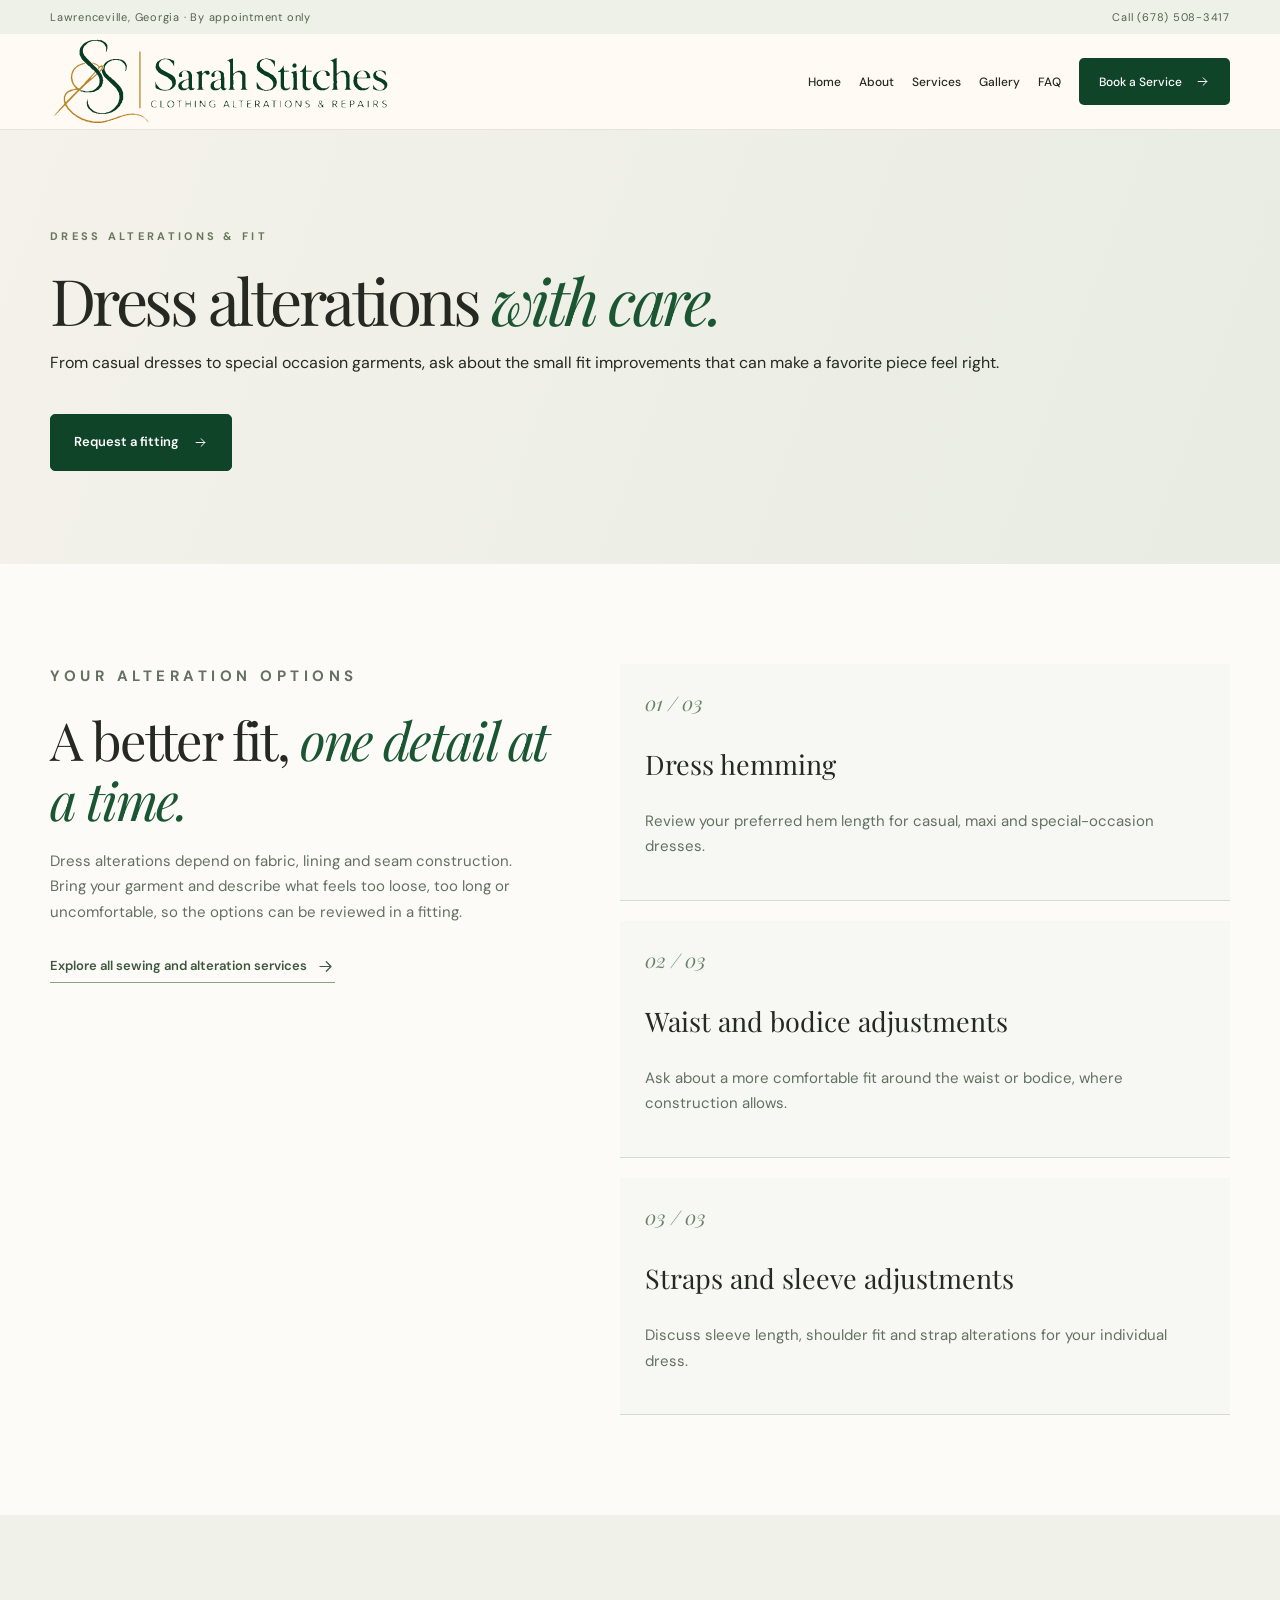
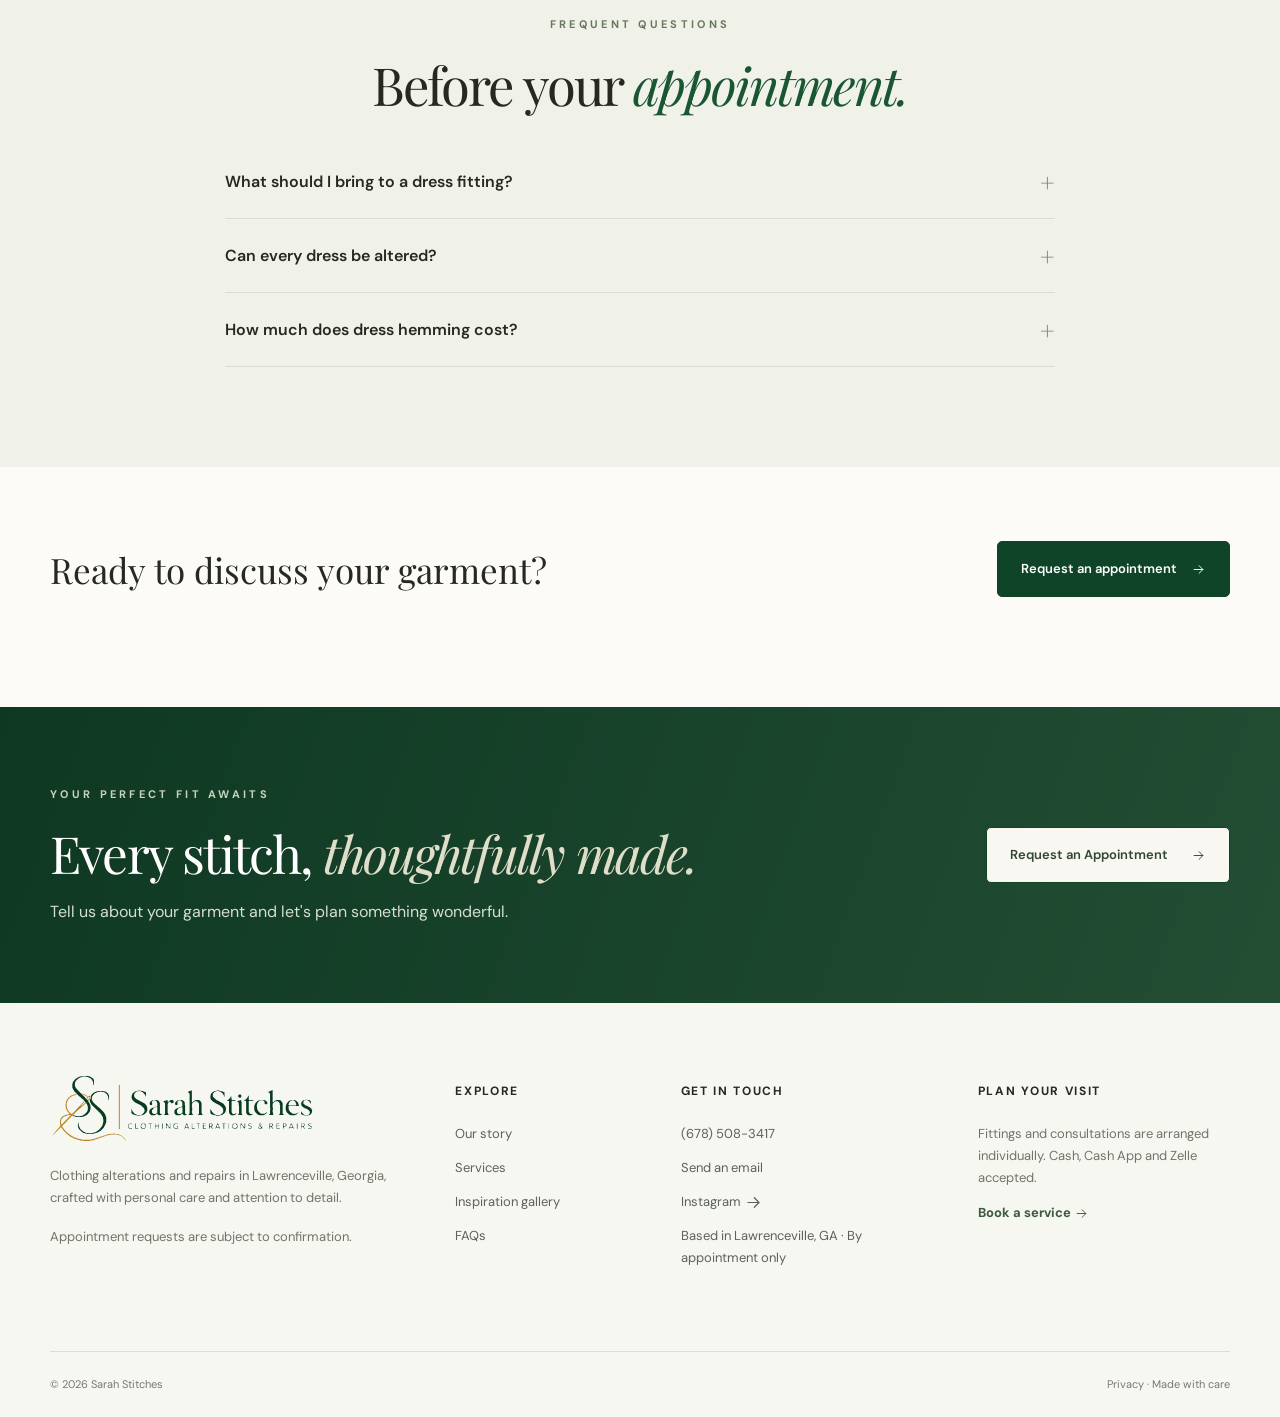
<file: dress-alterations/index.html>
<!DOCTYPE html><html lang="en"><head><meta charset="UTF-8"><meta name="viewport" content="width=device-width, initial-scale=1"><meta name="theme-color" content="#43553e"><meta name="description" content="Dress alterations in Lawrenceville, GA. Ask Sarah Stitches about dress hemming, waist adjustments and sleeve alterations by appointment."><meta property="og:type" content="website"><meta property="og:site_name" content="Sarah Stitches"><meta property="og:title" content="Dress Alterations in Lawrenceville, GA | Sarah Stitches"><meta property="og:description" content="Dress alterations in Lawrenceville, GA. Ask Sarah Stitches about dress hemming, waist adjustments and sleeve alterations by appointment."><meta property="og:url" content="https://sarah-stitches.netlify.app/dress-alterations/"><meta property="og:image" content="https://images.pexels.com/photos/7148013/pexels-photo-7148013.jpeg?auto=compress&cs=tinysrgb&w=1600"><meta name="twitter:card" content="summary_large_image"><link rel="canonical" href="https://sarah-stitches.netlify.app/dress-alterations/"><link rel="icon" href="/assets/branding/sarah-stitches-monogram.svg" type="image/svg+xml"><link rel="preconnect" href="https://fonts.googleapis.com"><link rel="preconnect" href="https://fonts.gstatic.com" crossorigin><link rel="preconnect" href="https://images.unsplash.com"><link rel="preconnect" href="https://images.pexels.com"><link href="https://fonts.googleapis.com/css2?family=DM+Sans:wght@400;500;600;700&family=Playfair+Display:ital,wght@0,400;0,500;0,600;1,400;1,500&display=swap" rel="stylesheet"><link rel="stylesheet" href="/assets/styles.css"><title>Dress Alterations in Lawrenceville, GA | Sarah Stitches</title><script type="application/ld+json">{"@context":"https://schema.org","@type":"LocalBusiness","name":"Sarah Stitches","url":"https://sarah-stitches.netlify.app","telephone":"+1-678-508-3417","email":"perfectfitalterationsga@gmail.com","sameAs":["https://www.instagram.com/SarahStitche_alterations_/"],"description":"Sarah Stitches provides clothing alterations and repairs, based primarily in Lawrenceville, Georgia, by appointment.","logo":"https://sarah-stitches.netlify.app/assets/branding/sarah-stitches-horizontal.svg","image":"https://sarah-stitches.netlify.app/assets/branding/sarah-stitches-horizontal.svg","address":{"@type":"PostalAddress","addressLocality":"Lawrenceville","addressRegion":"GA","addressCountry":"US"},"areaServed":{"@type":"City","name":"Lawrenceville"}}</script><meta name="robots" content="index,follow,max-image-preview:large"><script type="application/ld+json">{"@context":"https://schema.org","@type":"BreadcrumbList","itemListElement":[{"@type":"ListItem","position":1,"name":"Home","item":"https://sarah-stitches.netlify.app/"},{"@type":"ListItem","position":2,"name":"Dress Alterations","item":"https://sarah-stitches.netlify.app/dress-alterations/"}]}</script><script type="application/ld+json">{"@context":"https://schema.org","@type":"Service","name":"Dress Alterations","serviceType":"Dress Alterations","description":"Dress alterations, dress hemming, waist and sleeve adjustments and thoughtful fit refinements by appointment at Sarah Stitches.","provider":{"@type":"Organization","name":"Sarah Stitches","url":"https://sarah-stitches.netlify.app/"},"url":"https://sarah-stitches.netlify.app/dress-alterations/","areaServed":{"@type":"City","name":"Lawrenceville"}}</script><meta name="geo.region" content="US-GA"><meta name="geo.placename" content="Lawrenceville, Georgia"><meta property="og:locale" content="en_US"></head><body><a class="skip" href="#main">Skip to main content</a><div class="topline"><div class="wrap topinner"><span>Lawrenceville, Georgia · By appointment only</span><a href="tel:+16785083417">Call (678) 508-3417</a></div></div><header class="head"><div class="wrap nav"><a href="/" class="brand" aria-label="Sarah Stitches home"><img class="brand-logo-desktop" src="/assets/branding/sarah-stitches-horizontal.svg" alt="Sarah Stitches · Clothing Alterations & Repairs" width="820" height="218"><img class="brand-logo-mobile" src="/assets/branding/sarah-stitches-monogram.svg" alt="" width="90" height="92"><span class="brand-mobile-title">Sarah Stitches</span></a><button class="hamb" aria-controls="menu" aria-expanded="false" aria-label="Open menu"><i></i><i></i><i></i></button><nav id="menu" class="menu" aria-label="Main menu"><a  href="/">Home</a><a href="/about/">About</a><a  href="/services/">Services</a><a  href="/gallery/">Gallery</a><a  href="/faq/">FAQ</a><a class="booklink"  href="/book/">Book a Service <span><svg class="ui-icon" viewBox="0 0 24 24" fill="none" stroke="currentColor" stroke-width="1.5" stroke-linecap="round" stroke-linejoin="round" aria-hidden="true"><path d="M5 12h14m-6-6 6 6-6 6"/></svg></span></a></nav></div></header><main id="main"><section class="interior-intro focused-hero"><div class="wrap"><p class="kicker">DRESS ALTERATIONS & FIT</p><h1>Dress alterations <em>with care.</em></h1><p>From casual dresses to special occasion garments, ask about the small fit improvements that can make a favorite piece feel right.</p><a class="btn" href="/book/">Request a fitting <svg class="ui-icon" viewBox="0 0 24 24" fill="none" stroke="currentColor" stroke-width="1.5" stroke-linecap="round" stroke-linejoin="round" aria-hidden="true"><path d="M5 12h14m-6-6 6 6-6 6"/></svg></a></div></section><section class="section wrap focused-service"><div><p class="kicker">YOUR ALTERATION OPTIONS</p><h2>A better fit, <em>one detail at a time.</em></h2><p>Dress alterations depend on fabric, lining and seam construction. Bring your garment and describe what feels too loose, too long or uncomfortable, so the options can be reviewed in a fitting.</p><a class="textlink" href="/services/">Explore all sewing and alteration services <svg class="ui-icon" viewBox="0 0 24 24" fill="none" stroke="currentColor" stroke-width="1.5" stroke-linecap="round" stroke-linejoin="round" aria-hidden="true"><path d="M5 12h14m-6-6 6 6-6 6"/></svg></a></div><div class="focused-features"><article><span>01 / 03</span><h3>Dress hemming</h3><p>Review your preferred hem length for casual, maxi and special-occasion dresses.</p></article><article><span>02 / 03</span><h3>Waist and bodice adjustments</h3><p>Ask about a more comfortable fit around the waist or bodice, where construction allows.</p></article><article><span>03 / 03</span><h3>Straps and sleeve adjustments</h3><p>Discuss sleeve length, shoulder fit and strap alterations for your individual dress.</p></article></div></section><section class="section focused-faq"><div class="wrap"><p class="kicker" style="text-align:center">FREQUENT QUESTIONS</p><h2>Before your <em>appointment.</em></h2><div class="faqs"><details><summary>What should I bring to a dress fitting?<b>+</b></summary><p>Bring the dress and, if relevant, the shoes and undergarments you plan to wear.</p></details><details><summary>Can every dress be altered?<b>+</b></summary><p>No. Seam allowance, lining, fabric and construction determine what is possible.</p></details><details><summary>How much does dress hemming cost?<b>+</b></summary><p>Pricing depends on the individual garment and requested work. Request a consultation.</p></details></div></div></section><section class="wrap site-mini-cta"><h2>Ready to discuss your garment?</h2><a class="btn" href="/book/">Request an appointment <svg class="ui-icon" viewBox="0 0 24 24" fill="none" stroke="currentColor" stroke-width="1.5" stroke-linecap="round" stroke-linejoin="round" aria-hidden="true"><path d="M5 12h14m-6-6 6 6-6 6"/></svg></a></section></main><section class="endcta"><div class="wrap endinner"><div><p class="kicker lightkick">YOUR PERFECT FIT AWAITS</p><h2>Every stitch, <em>thoughtfully made.</em></h2><p>Tell us about your garment and let's plan something wonderful.</p></div><a class="btn btn-white" href="/book/">Request an Appointment <span><svg class="ui-icon" viewBox="0 0 24 24" fill="none" stroke="currentColor" stroke-width="1.5" stroke-linecap="round" stroke-linejoin="round" aria-hidden="true"><path d="M5 12h14m-6-6 6 6-6 6"/></svg></span></a></div></section><footer class="foot"><div class="wrap footgrid"><div><a class="footbrand" href="/"><img class="footer-brand-logo" src="/assets/branding/sarah-stitches-horizontal.svg" width="820" height="218" alt="Sarah Stitches · Clothing Alterations & Repairs"></a><p>Clothing alterations and repairs in Lawrenceville, Georgia, crafted with personal care and attention to detail.</p><small>Appointment requests are subject to confirmation.</small></div><div><h3>Explore</h3><a href="/about/">Our story</a><a href="/services/">Services</a><a href="/gallery/">Inspiration gallery</a><a href="/faq/">FAQs</a></div><div><h3>Get in touch</h3><a href="tel:+16785083417">(678) 508-3417</a><a href="mailto:perfectfitalterationsga@gmail.com">Send an email</a><a href="https://www.instagram.com/SarahStitche_alterations_/" target="_blank" rel="noopener noreferrer">Instagram <svg class="ui-icon" viewBox="0 0 24 24" fill="none" stroke="currentColor" stroke-width="1.5" stroke-linecap="round" stroke-linejoin="round" aria-hidden="true"><path d="M5 12h14m-6-6 6 6-6 6"/></svg></a><span>Based in Lawrenceville, GA · By appointment only</span></div><div><h3>Plan your visit</h3><p>Fittings and consultations are arranged individually. Cash, Cash App and Zelle accepted.</p><a class="footbtn" href="/book/">Book a service <svg class="ui-icon" viewBox="0 0 24 24" fill="none" stroke="currentColor" stroke-width="1.5" stroke-linecap="round" stroke-linejoin="round" aria-hidden="true"><path d="M5 12h14m-6-6 6 6-6 6"/></svg></a></div></div><div class="wrap footbottom"><span>© 2026 Sarah Stitches</span><span><a href="/privacy/">Privacy</a> · Made with care</span></div></footer><script src="/assets/main.js" defer></script></body></html>
</file>
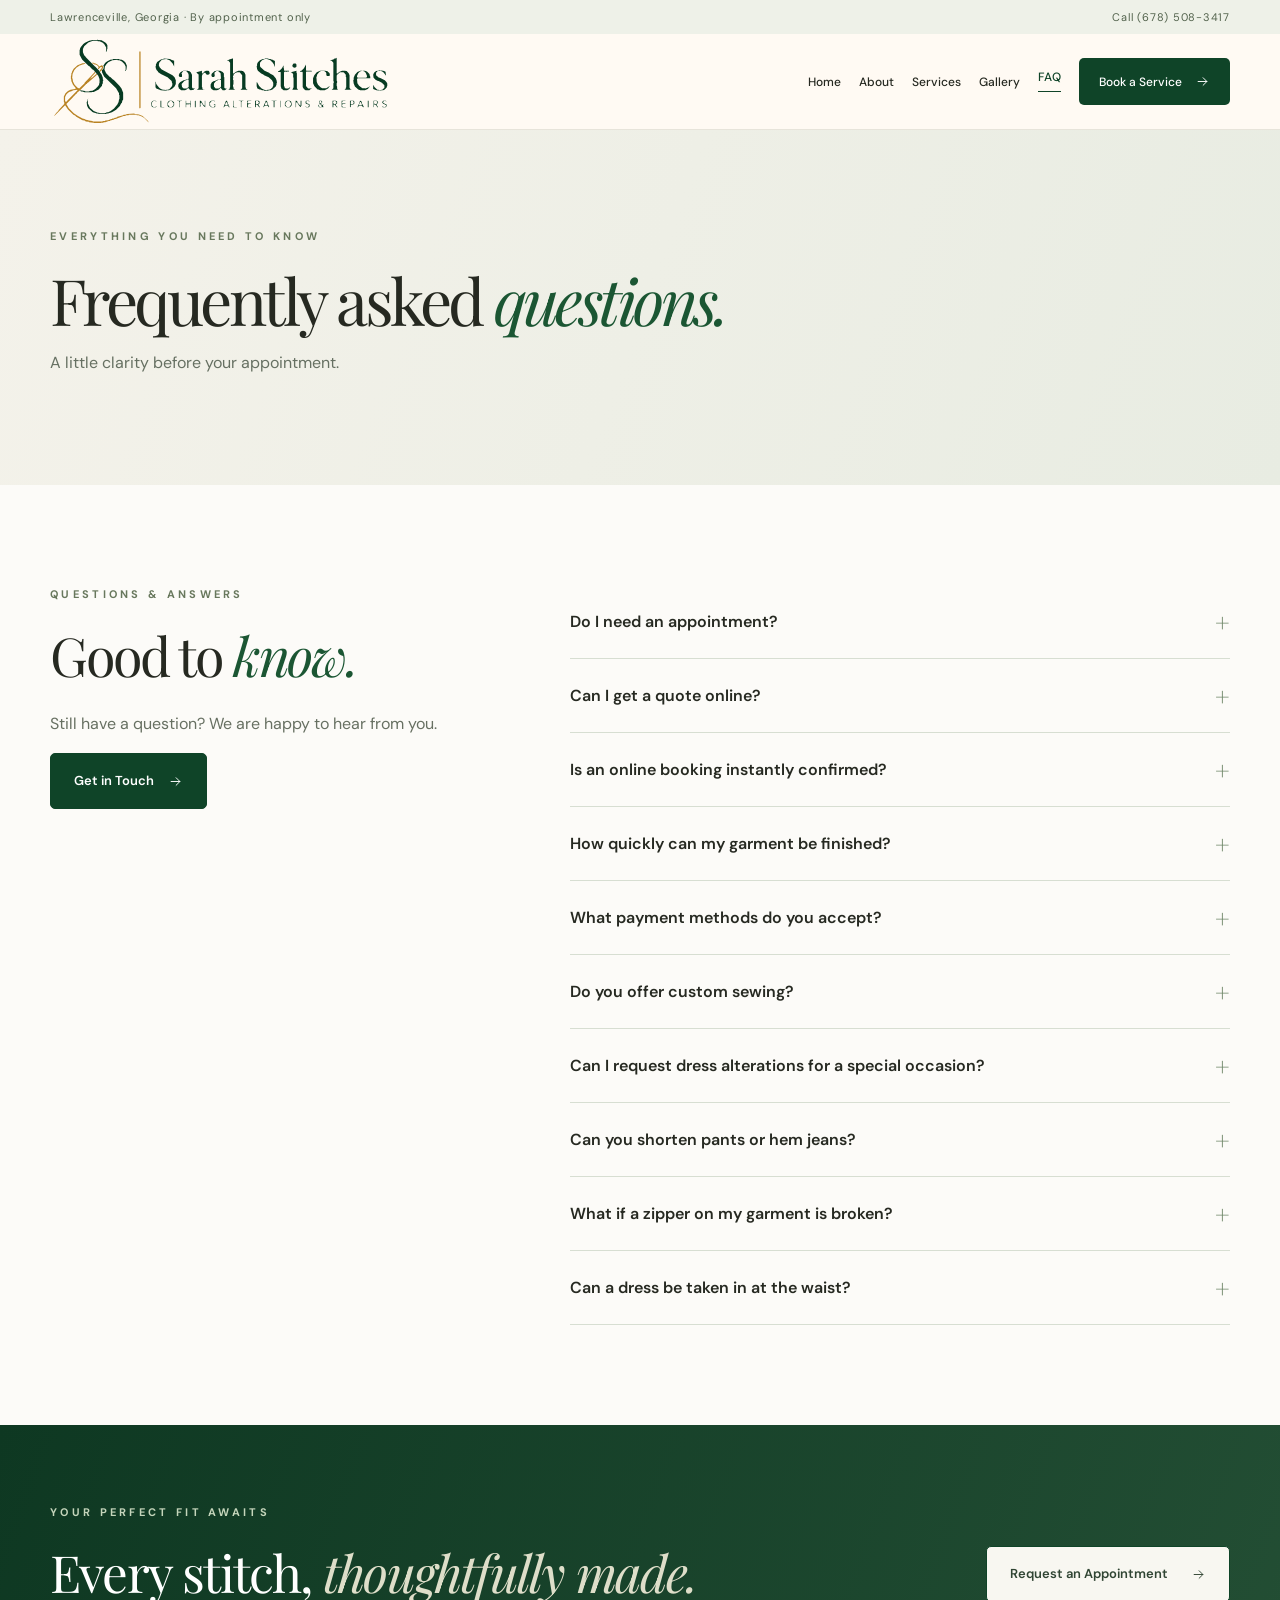
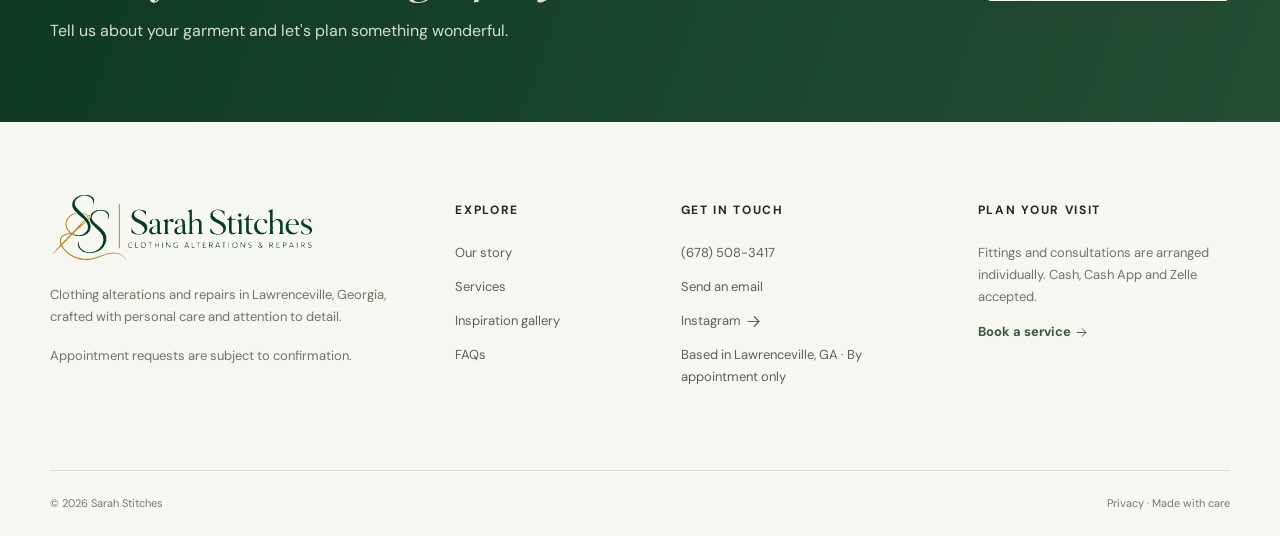
<file: faq/index.html>
<!DOCTYPE html><html lang="en"><head><meta charset="UTF-8"><meta name="viewport" content="width=device-width, initial-scale=1"><meta name="theme-color" content="#43553e"><meta name="description" content="Questions about clothing alterations in Lawrenceville, GA? Learn about fittings, dress hemming, zipper repair, pricing and booking Sarah Stitches."><meta property="og:type" content="website"><meta property="og:site_name" content="Sarah Stitches"><meta property="og:title" content="Lawrenceville Clothing Alterations FAQs | Sarah Stitches"><meta property="og:description" content="Questions about clothing alterations in Lawrenceville, GA? Learn about fittings, dress hemming, zipper repair, pricing and booking Sarah Stitches."><meta property="og:url" content="https://sarah-stitches.netlify.app/faq/"><meta property="og:image" content="https://images.pexels.com/photos/7148013/pexels-photo-7148013.jpeg?auto=compress&cs=tinysrgb&w=1600"><meta name="twitter:card" content="summary_large_image"><link rel="canonical" href="https://sarah-stitches.netlify.app/faq/"><link rel="icon" href="/assets/branding/sarah-stitches-monogram.svg" type="image/svg+xml"><link rel="preconnect" href="https://fonts.googleapis.com"><link rel="preconnect" href="https://fonts.gstatic.com" crossorigin><link rel="preconnect" href="https://images.unsplash.com"><link rel="preconnect" href="https://images.pexels.com"><link href="https://fonts.googleapis.com/css2?family=DM+Sans:wght@400;500;600;700&family=Playfair+Display:ital,wght@0,400;0,500;0,600;1,400;1,500&display=swap" rel="stylesheet"><link rel="stylesheet" href="/assets/styles.css"><title>Lawrenceville Clothing Alterations FAQs | Sarah Stitches</title><script type="application/ld+json">{"@context":"https://schema.org","@type":"LocalBusiness","name":"Sarah Stitches","url":"https://sarah-stitches.netlify.app","telephone":"+1-678-508-3417","email":"perfectfitalterationsga@gmail.com","sameAs":["https://www.instagram.com/SarahStitche_alterations_/"],"description":"Sarah Stitches is based primarily in Lawrenceville, Georgia, offering clothing alterations and repairs by appointment.","logo":"https://sarah-stitches.netlify.app/assets/branding/sarah-stitches-horizontal.svg","image":"https://sarah-stitches.netlify.app/assets/branding/sarah-stitches-horizontal.svg","address":{"@type":"PostalAddress","addressLocality":"Lawrenceville","addressRegion":"GA","addressCountry":"US"},"areaServed":{"@type":"City","name":"Lawrenceville","containedInPlace":{"@type":"State","name":"Georgia"}}}</script><meta name="robots" content="index,follow,max-image-preview:large"><script type="application/ld+json">{"@context":"https://schema.org","@type":"BreadcrumbList","itemListElement":[{"@type":"ListItem","position":1,"name":"Home","item":"https://sarah-stitches.netlify.app/"},{"@type":"ListItem","position":2,"name":"FAQ","item":"https://sarah-stitches.netlify.app/faq/"}]}</script><meta name="geo.region" content="US-GA"><meta name="geo.placename" content="Lawrenceville, Georgia"><meta property="og:locale" content="en_US"></head><body><a class="skip" href="#main">Skip to main content</a><div class="topline"><div class="wrap topinner"><span>Lawrenceville, Georgia · By appointment only</span><a href="tel:+16785083417">Call (678) 508-3417</a></div></div><header class="head"><div class="wrap nav"><a href="/" class="brand" aria-label="Sarah Stitches home"><img class="brand-logo-desktop" src="/assets/branding/sarah-stitches-horizontal.svg" alt="Sarah Stitches · Clothing Alterations & Repairs" width="820" height="218"><img class="brand-logo-mobile" src="/assets/branding/sarah-stitches-monogram.svg" alt="" width="90" height="92"><span class="brand-mobile-title">Sarah Stitches</span></a><button class="hamb" aria-controls="menu" aria-expanded="false" aria-label="Open menu"><i></i><i></i><i></i></button><nav id="menu" class="menu" aria-label="Main menu"><a  href="/">Home</a><a  href="/about/">About</a><a  href="/services/">Services</a><a  href="/gallery/">Gallery</a><a aria-current="page" href="/faq/">FAQ</a><a class="booklink"  href="/book/">Book a Service <span><svg class="ui-icon" viewBox="0 0 24 24" fill="none" stroke="currentColor" stroke-width="1.5" stroke-linecap="round" stroke-linejoin="round" aria-hidden="true"><path d="M5 12h14m-6-6 6 6-6 6"/></svg></span></a></nav></div></header><main id="main"><section class="interior-intro"><div class="wrap"><p class="kicker">EVERYTHING YOU NEED TO KNOW</p><h1>Frequently asked <em>questions.</em></h1><p>A little clarity before your appointment.</p></div></section><section class="section wrap faqwrap"><div><p class="kicker">QUESTIONS & ANSWERS</p><h2>Good to <em>know.</em></h2><p>Still have a question? We are happy to hear from you.</p><a class="btn" href="/book/">Get in Touch <svg class="ui-icon" viewBox="0 0 24 24" fill="none" stroke="currentColor" stroke-width="1.5" stroke-linecap="round" stroke-linejoin="round" aria-hidden="true"><path d="M5 12h14m-6-6 6 6-6 6"/></svg></a></div><div class="faqs"><details><summary>Do I need an appointment?<b>+</b></summary><p>Yes. Sarah Stitches works by appointment only. Please request a consultation online or call in advance.</p></details><details><summary>Can I get a quote online?<b>+</b></summary><p>Share the garment type, photographs if available and what you would like changed. Final pricing depends on the individual request.</p></details><details><summary>Is an online booking instantly confirmed?<b>+</b></summary><p>No. The form submits a request; an appointment is confirmed only after Sarah Stitches follows up.</p></details><details><summary>How quickly can my garment be finished?<b>+</b></summary><p>Turnaround depends on the garment, the requested work and current availability. Please mention your needed date when contacting us.</p></details><details><summary>What payment methods do you accept?<b>+</b></summary><p>Cash, Cash App and Zelle. Confirm payment details directly with the business before making a payment.</p></details><details><summary>Do you offer custom sewing?<b>+</b></summary><p>Yes. Use the service request form to describe your design ideas and ask whether your project is possible.</p></details><details><summary>Can I request dress alterations for a special occasion?<b>+</b></summary><p>Yes, describe your dress, the fit you need and your event date. Suitability and timing depend on the garment. <a href="/dress-alterations/">Read about dress alterations.</a></p></details><details><summary>Can you shorten pants or hem jeans?<b>+</b></summary><p>You can request a pants hemming consultation. Fabric and original construction affect the best finish. <a href="/pants-hemming/">Learn about pants hemming.</a></p></details><details><summary>What if a zipper on my garment is broken?<b>+</b></summary><p>Send details of the garment and zipper issue to discuss repair or replacement options. <a href="/zipper-repair/">Explore zipper repair.</a></p></details><details><summary>Can a dress be taken in at the waist?<b>+</b></summary><p>Some dresses allow changes to waist or bodice fit, depending on the fabric, seams and lining. A consultation helps assess the options.</p></details></div></section></main><section class="endcta"><div class="wrap endinner"><div><p class="kicker lightkick">YOUR PERFECT FIT AWAITS</p><h2>Every stitch, <em>thoughtfully made.</em></h2><p>Tell us about your garment and let's plan something wonderful.</p></div><a class="btn btn-white" href="/book/">Request an Appointment <span><svg class="ui-icon" viewBox="0 0 24 24" fill="none" stroke="currentColor" stroke-width="1.5" stroke-linecap="round" stroke-linejoin="round" aria-hidden="true"><path d="M5 12h14m-6-6 6 6-6 6"/></svg></span></a></div></section><footer class="foot"><div class="wrap footgrid"><div><a class="footbrand" href="/"><img class="footer-brand-logo" src="/assets/branding/sarah-stitches-horizontal.svg" width="820" height="218" alt="Sarah Stitches · Clothing Alterations & Repairs"></a><p>Clothing alterations and repairs in Lawrenceville, Georgia, crafted with personal care and attention to detail.</p><small>Appointment requests are subject to confirmation.</small></div><div><h3>Explore</h3><a href="/about/">Our story</a><a href="/services/">Services</a><a href="/gallery/">Inspiration gallery</a><a href="/faq/">FAQs</a></div><div><h3>Get in touch</h3><a href="tel:+16785083417">(678) 508-3417</a><a href="mailto:perfectfitalterationsga@gmail.com">Send an email</a><a href="https://www.instagram.com/SarahStitche_alterations_/" target="_blank" rel="noopener noreferrer">Instagram <svg class="ui-icon" viewBox="0 0 24 24" fill="none" stroke="currentColor" stroke-width="1.5" stroke-linecap="round" stroke-linejoin="round" aria-hidden="true"><path d="M5 12h14m-6-6 6 6-6 6"/></svg></a><span>Based in Lawrenceville, GA · By appointment only</span></div><div><h3>Plan your visit</h3><p>Fittings and consultations are arranged individually. Cash, Cash App and Zelle accepted.</p><a class="footbtn" href="/book/">Book a service <svg class="ui-icon" viewBox="0 0 24 24" fill="none" stroke="currentColor" stroke-width="1.5" stroke-linecap="round" stroke-linejoin="round" aria-hidden="true"><path d="M5 12h14m-6-6 6 6-6 6"/></svg></a></div></div><div class="wrap footbottom"><span>© 2026 Sarah Stitches</span><span><a href="/privacy/">Privacy</a> · Made with care</span></div></footer><script src="/assets/main.js" defer></script></body></html>
</file>
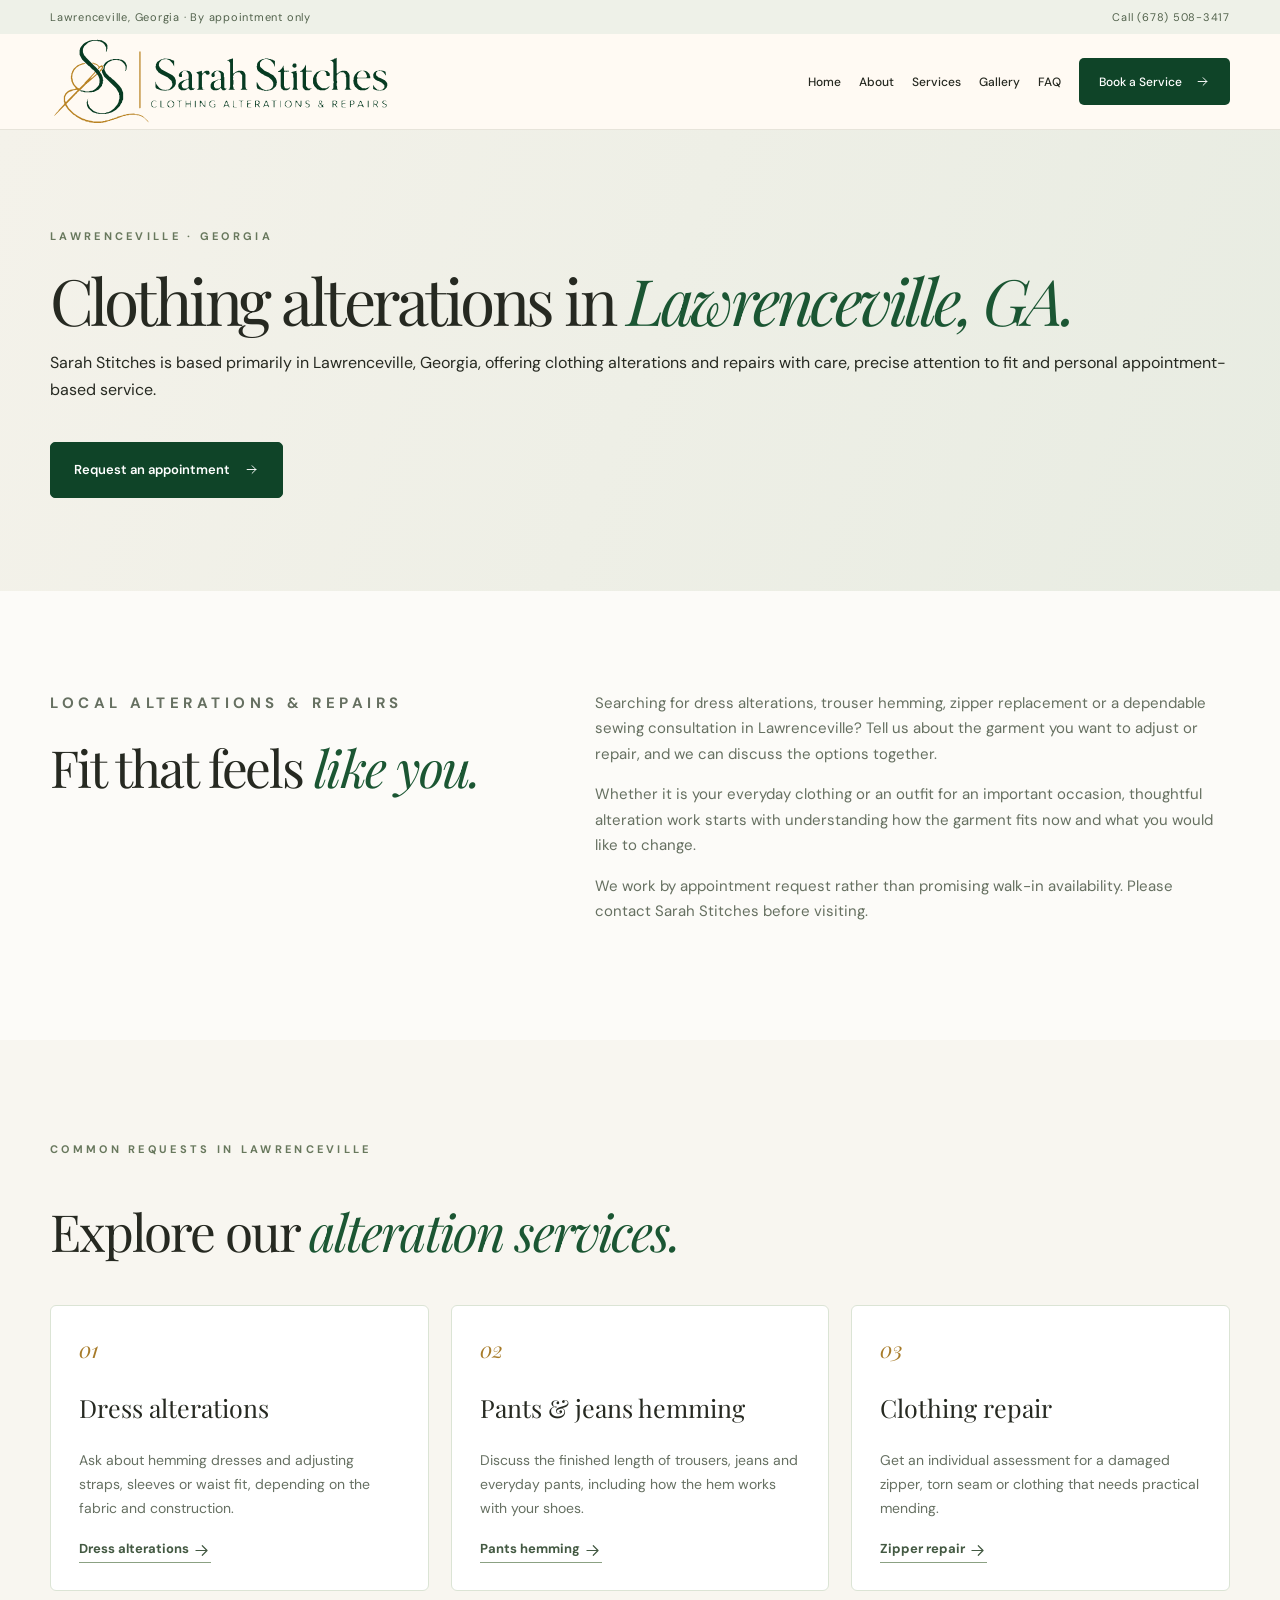
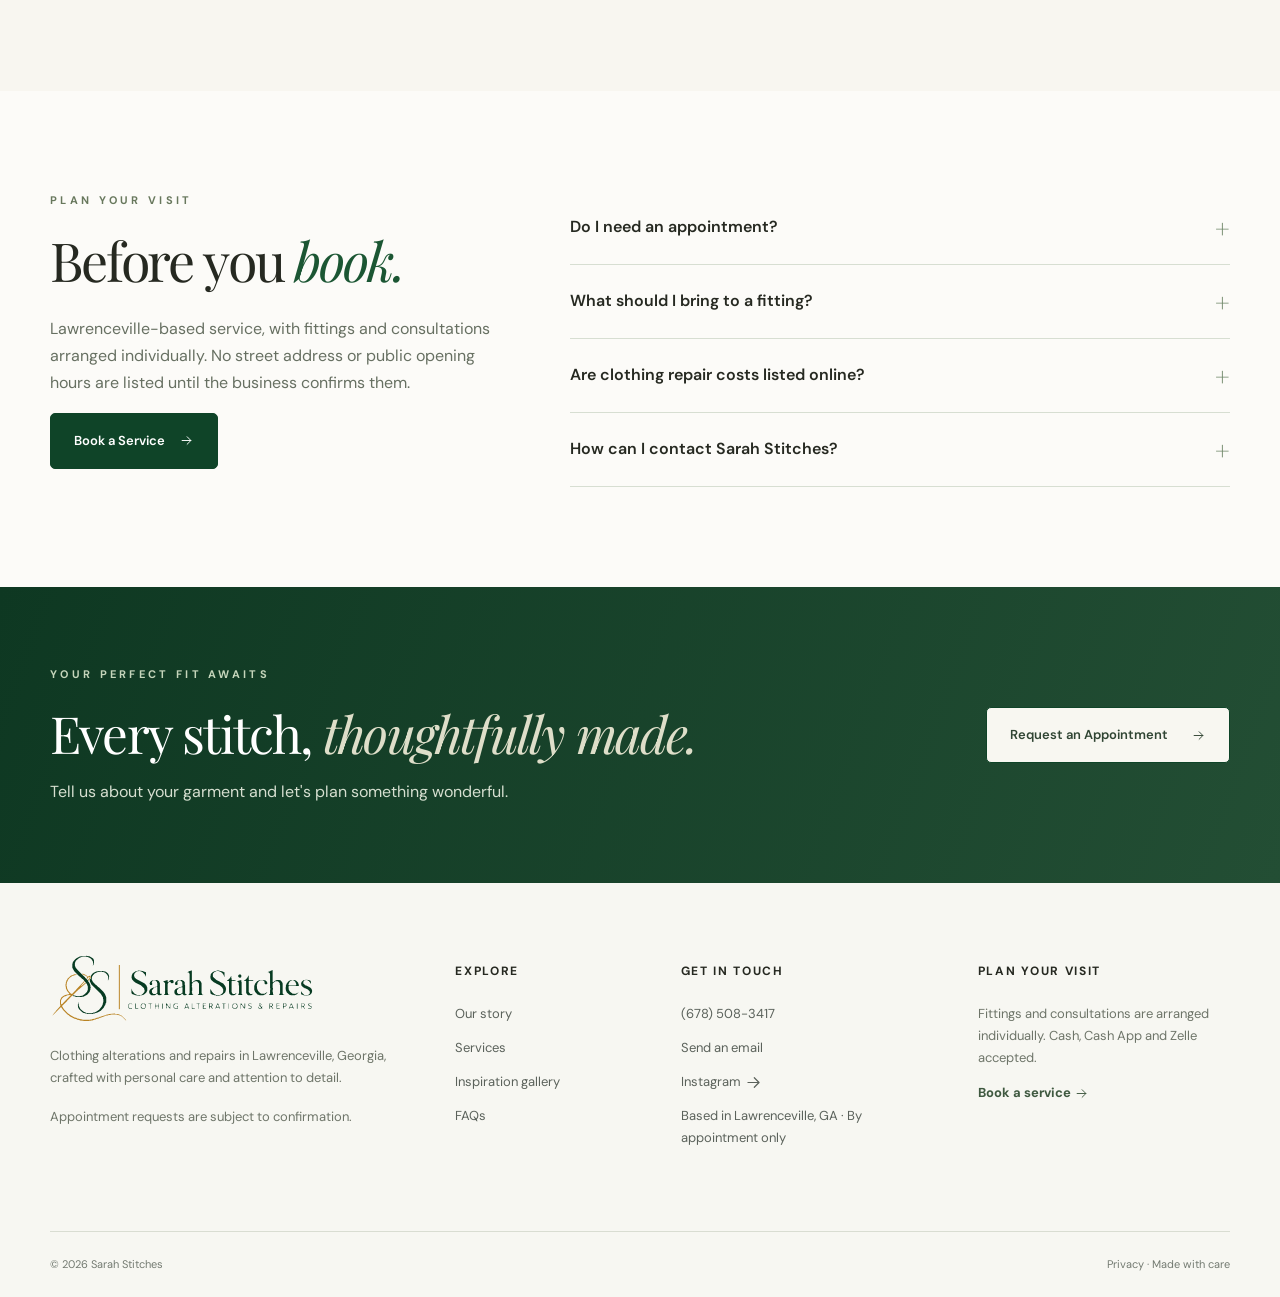
<file: lawrenceville-ga-alterations/index.html>
<!DOCTYPE html><html lang="en"><head><meta charset="UTF-8"><meta name="viewport" content="width=device-width, initial-scale=1"><meta name="theme-color" content="#43553e"><meta name="description" content="Based in Lawrenceville, Georgia, Sarah Stitches offers clothing alterations, dress fitting, hemming, zipper repairs and garment mending by appointment."><meta property="og:type" content="website"><meta property="og:site_name" content="Sarah Stitches"><meta property="og:title" content="Dress Alterations & Clothing Repair in Lawrenceville, GA | Sarah Stitches"><meta property="og:description" content="Based in Lawrenceville, Georgia, Sarah Stitches offers clothing alterations, dress fitting, hemming, zipper repairs and garment mending by appointment."><meta property="og:url" content="https://sarah-stitches.netlify.app/lawrenceville-ga-alterations/"><meta property="og:image" content="https://images.pexels.com/photos/7148013/pexels-photo-7148013.jpeg?auto=compress&cs=tinysrgb&w=1600"><meta name="twitter:card" content="summary_large_image"><link rel="canonical" href="https://sarah-stitches.netlify.app/lawrenceville-ga-alterations/"><link rel="icon" href="/assets/branding/sarah-stitches-monogram.svg" type="image/svg+xml"><link rel="preconnect" href="https://fonts.googleapis.com"><link rel="preconnect" href="https://fonts.gstatic.com" crossorigin><link rel="preconnect" href="https://images.unsplash.com"><link rel="preconnect" href="https://images.pexels.com"><link href="https://fonts.googleapis.com/css2?family=DM+Sans:wght@400;500;600;700&family=Playfair+Display:ital,wght@0,400;0,500;0,600;1,400;1,500&display=swap" rel="stylesheet"><link rel="stylesheet" href="/assets/styles.css"><title>Dress Alterations & Clothing Repair in Lawrenceville, GA | Sarah Stitches</title><script type="application/ld+json">{"@context":"https://schema.org","@type":"LocalBusiness","name":"Sarah Stitches","url":"https://sarah-stitches.netlify.app","telephone":"+1-678-508-3417","email":"perfectfitalterationsga@gmail.com","sameAs":["https://www.instagram.com/SarahStitche_alterations_/"],"description":"Sarah Stitches is based primarily in Lawrenceville, Georgia, offering clothing alterations and repairs by appointment.","logo":"https://sarah-stitches.netlify.app/assets/branding/sarah-stitches-horizontal.svg","image":"https://sarah-stitches.netlify.app/assets/branding/sarah-stitches-horizontal.svg","address":{"@type":"PostalAddress","addressLocality":"Lawrenceville","addressRegion":"GA","addressCountry":"US"},"areaServed":{"@type":"City","name":"Lawrenceville","containedInPlace":{"@type":"State","name":"Georgia"}}}</script><meta name="robots" content="index,follow,max-image-preview:large"><script type="application/ld+json">{"@context":"https://schema.org","@type":"BreadcrumbList","itemListElement":[{"@type":"ListItem","position":1,"name":"Home","item":"https://sarah-stitches.netlify.app/"},{"@type":"ListItem","position":2,"name":"Lawrenceville alterations","item":"https://sarah-stitches.netlify.app/lawrenceville-ga-alterations/"}]}</script><meta name="geo.region" content="US-GA"><meta name="geo.placename" content="Lawrenceville, Georgia"><meta property="og:locale" content="en_US"></head><body><a class="skip" href="#main">Skip to main content</a><div class="topline"><div class="wrap topinner"><span>Lawrenceville, Georgia · By appointment only</span><a href="tel:+16785083417">Call (678) 508-3417</a></div></div><header class="head"><div class="wrap nav"><a href="/" class="brand" aria-label="Sarah Stitches home"><img class="brand-logo-desktop" src="/assets/branding/sarah-stitches-horizontal.svg" alt="Sarah Stitches · Clothing Alterations & Repairs" width="820" height="218"><img class="brand-logo-mobile" src="/assets/branding/sarah-stitches-monogram.svg" alt="" width="90" height="92"><span class="brand-mobile-title">Sarah Stitches</span></a><button class="hamb" aria-controls="menu" aria-expanded="false" aria-label="Open menu"><i></i><i></i><i></i></button><nav id="menu" class="menu" aria-label="Main menu"><a  href="/">Home</a><a href="/about/">About</a><a  href="/services/">Services</a><a  href="/gallery/">Gallery</a><a  href="/faq/">FAQ</a><a class="booklink"  href="/book/">Book a Service <span><svg class="ui-icon" viewBox="0 0 24 24" fill="none" stroke="currentColor" stroke-width="1.5" stroke-linecap="round" stroke-linejoin="round" aria-hidden="true"><path d="M5 12h14m-6-6 6 6-6 6"/></svg></span></a></nav></div></header><main id="main" class="local-landing"><section class="interior-intro focused-hero"><div class="wrap"><p class="kicker">LAWRENCEVILLE · GEORGIA</p><h1>Clothing alterations in <em>Lawrenceville, GA.</em></h1><p>Sarah Stitches is based primarily in Lawrenceville, Georgia, offering clothing alterations and repairs with care, precise attention to fit and personal appointment-based service.</p><a href="/book/" class="btn">Request an appointment <svg class="ui-icon" viewBox="0 0 24 24" fill="none" stroke="currentColor" stroke-width="1.5" stroke-linecap="round" stroke-linejoin="round" aria-hidden="true"><path d="M5 12h14m-6-6 6 6-6 6"/></svg></a></div></section>
<section class="section wrap lawrenceville-details"><div><p class="kicker">LOCAL ALTERATIONS & REPAIRS</p><h2>Fit that feels <em>like you.</em></h2></div><div><p>Searching for dress alterations, trouser hemming, zipper replacement or a dependable sewing consultation in Lawrenceville? Tell us about the garment you want to adjust or repair, and we can discuss the options together.</p><p>Whether it is your everyday clothing or an outfit for an important occasion, thoughtful alteration work starts with understanding how the garment fits now and what you would like to change.</p><p>We work by appointment request rather than promising walk-in availability. Please contact Sarah Stitches before visiting.</p></div></section>
<section class="section services-preview" aria-labelledby="local-services"><div class="wrap"><p class="kicker">COMMON REQUESTS IN LAWRENCEVILLE</p><h2 id="local-services" style="font:400 clamp(36px,4vw,54px)/1.2 'Playfair Display',serif;letter-spacing:-.04em">Explore our <em>alteration services.</em></h2><div class="local-steps"><article><span>01</span><h3>Dress alterations</h3><p>Ask about hemming dresses and adjusting straps, sleeves or waist fit, depending on the fabric and construction.</p><a class="textlink" href="/dress-alterations/">Dress alterations <svg class="ui-icon" viewBox="0 0 24 24" fill="none" stroke="currentColor" stroke-width="1.5" stroke-linecap="round" stroke-linejoin="round" aria-hidden="true"><path d="M5 12h14m-6-6 6 6-6 6"/></svg></a></article><article><span>02</span><h3>Pants & jeans hemming</h3><p>Discuss the finished length of trousers, jeans and everyday pants, including how the hem works with your shoes.</p><a class="textlink" href="/pants-hemming/">Pants hemming <svg class="ui-icon" viewBox="0 0 24 24" fill="none" stroke="currentColor" stroke-width="1.5" stroke-linecap="round" stroke-linejoin="round" aria-hidden="true"><path d="M5 12h14m-6-6 6 6-6 6"/></svg></a></article><article><span>03</span><h3>Clothing repair</h3><p>Get an individual assessment for a damaged zipper, torn seam or clothing that needs practical mending.</p><a class="textlink" href="/zipper-repair/">Zipper repair <svg class="ui-icon" viewBox="0 0 24 24" fill="none" stroke="currentColor" stroke-width="1.5" stroke-linecap="round" stroke-linejoin="round" aria-hidden="true"><path d="M5 12h14m-6-6 6 6-6 6"/></svg></a></article></div></div></section>
<section class="section wrap faqwrap"><div><p class="kicker">PLAN YOUR VISIT</p><h2>Before you <em>book.</em></h2><p>Lawrenceville-based service, with fittings and consultations arranged individually. No street address or public opening hours are listed until the business confirms them.</p><a href="/book/" class="btn">Book a Service <svg class="ui-icon" viewBox="0 0 24 24" fill="none" stroke="currentColor" stroke-width="1.5" stroke-linecap="round" stroke-linejoin="round" aria-hidden="true"><path d="M5 12h14m-6-6 6 6-6 6"/></svg></a></div><div class="faqs"><details><summary>Do I need an appointment?<b>+</b></summary><p>Yes. Send a request or call first so your garment and possible appointment times can be discussed.</p></details><details><summary>What should I bring to a fitting?<b>+</b></summary><p>Bring the garment and, when useful, the shoes or undergarments you intend to wear with it. Tell us your preferred fit and any deadline.</p></details><details><summary>Are clothing repair costs listed online?<b>+</b></summary><p>No. Each alteration depends on the material, garment construction and work needed. We can discuss pricing after learning more about your request.</p></details><details><summary>How can I contact Sarah Stitches?<b>+</b></summary><p>Call <a href="tel:+16785083417">(678) 508-3417</a>, email <a href="mailto:perfectfitalterationsga@gmail.com">perfectfitalterationsga@gmail.com</a>, or use our <a href="/book/">appointment request form</a>.</p></details></div></section></main><section class="endcta"><div class="wrap endinner"><div><p class="kicker lightkick">YOUR PERFECT FIT AWAITS</p><h2>Every stitch, <em>thoughtfully made.</em></h2><p>Tell us about your garment and let's plan something wonderful.</p></div><a class="btn btn-white" href="/book/">Request an Appointment <span><svg class="ui-icon" viewBox="0 0 24 24" fill="none" stroke="currentColor" stroke-width="1.5" stroke-linecap="round" stroke-linejoin="round" aria-hidden="true"><path d="M5 12h14m-6-6 6 6-6 6"/></svg></span></a></div></section><footer class="foot"><div class="wrap footgrid"><div><a class="footbrand" href="/"><img class="footer-brand-logo" src="/assets/branding/sarah-stitches-horizontal.svg" width="820" height="218" alt="Sarah Stitches · Clothing Alterations & Repairs"></a><p>Clothing alterations and repairs in Lawrenceville, Georgia, crafted with personal care and attention to detail.</p><small>Appointment requests are subject to confirmation.</small></div><div><h3>Explore</h3><a href="/about/">Our story</a><a href="/services/">Services</a><a href="/gallery/">Inspiration gallery</a><a href="/faq/">FAQs</a></div><div><h3>Get in touch</h3><a href="tel:+16785083417">(678) 508-3417</a><a href="mailto:perfectfitalterationsga@gmail.com">Send an email</a><a href="https://www.instagram.com/SarahStitche_alterations_/" target="_blank" rel="noopener noreferrer">Instagram <svg class="ui-icon" viewBox="0 0 24 24" fill="none" stroke="currentColor" stroke-width="1.5" stroke-linecap="round" stroke-linejoin="round" aria-hidden="true"><path d="M5 12h14m-6-6 6 6-6 6"/></svg></a><span>Based in Lawrenceville, GA · By appointment only</span></div><div><h3>Plan your visit</h3><p>Fittings and consultations are arranged individually. Cash, Cash App and Zelle accepted.</p><a class="footbtn" href="/book/">Book a service <svg class="ui-icon" viewBox="0 0 24 24" fill="none" stroke="currentColor" stroke-width="1.5" stroke-linecap="round" stroke-linejoin="round" aria-hidden="true"><path d="M5 12h14m-6-6 6 6-6 6"/></svg></a></div></div><div class="wrap footbottom"><span>© 2026 Sarah Stitches</span><span><a href="/privacy/">Privacy</a> · Made with care</span></div></footer><script src="/assets/main.js" defer></script></body></html>
</file>
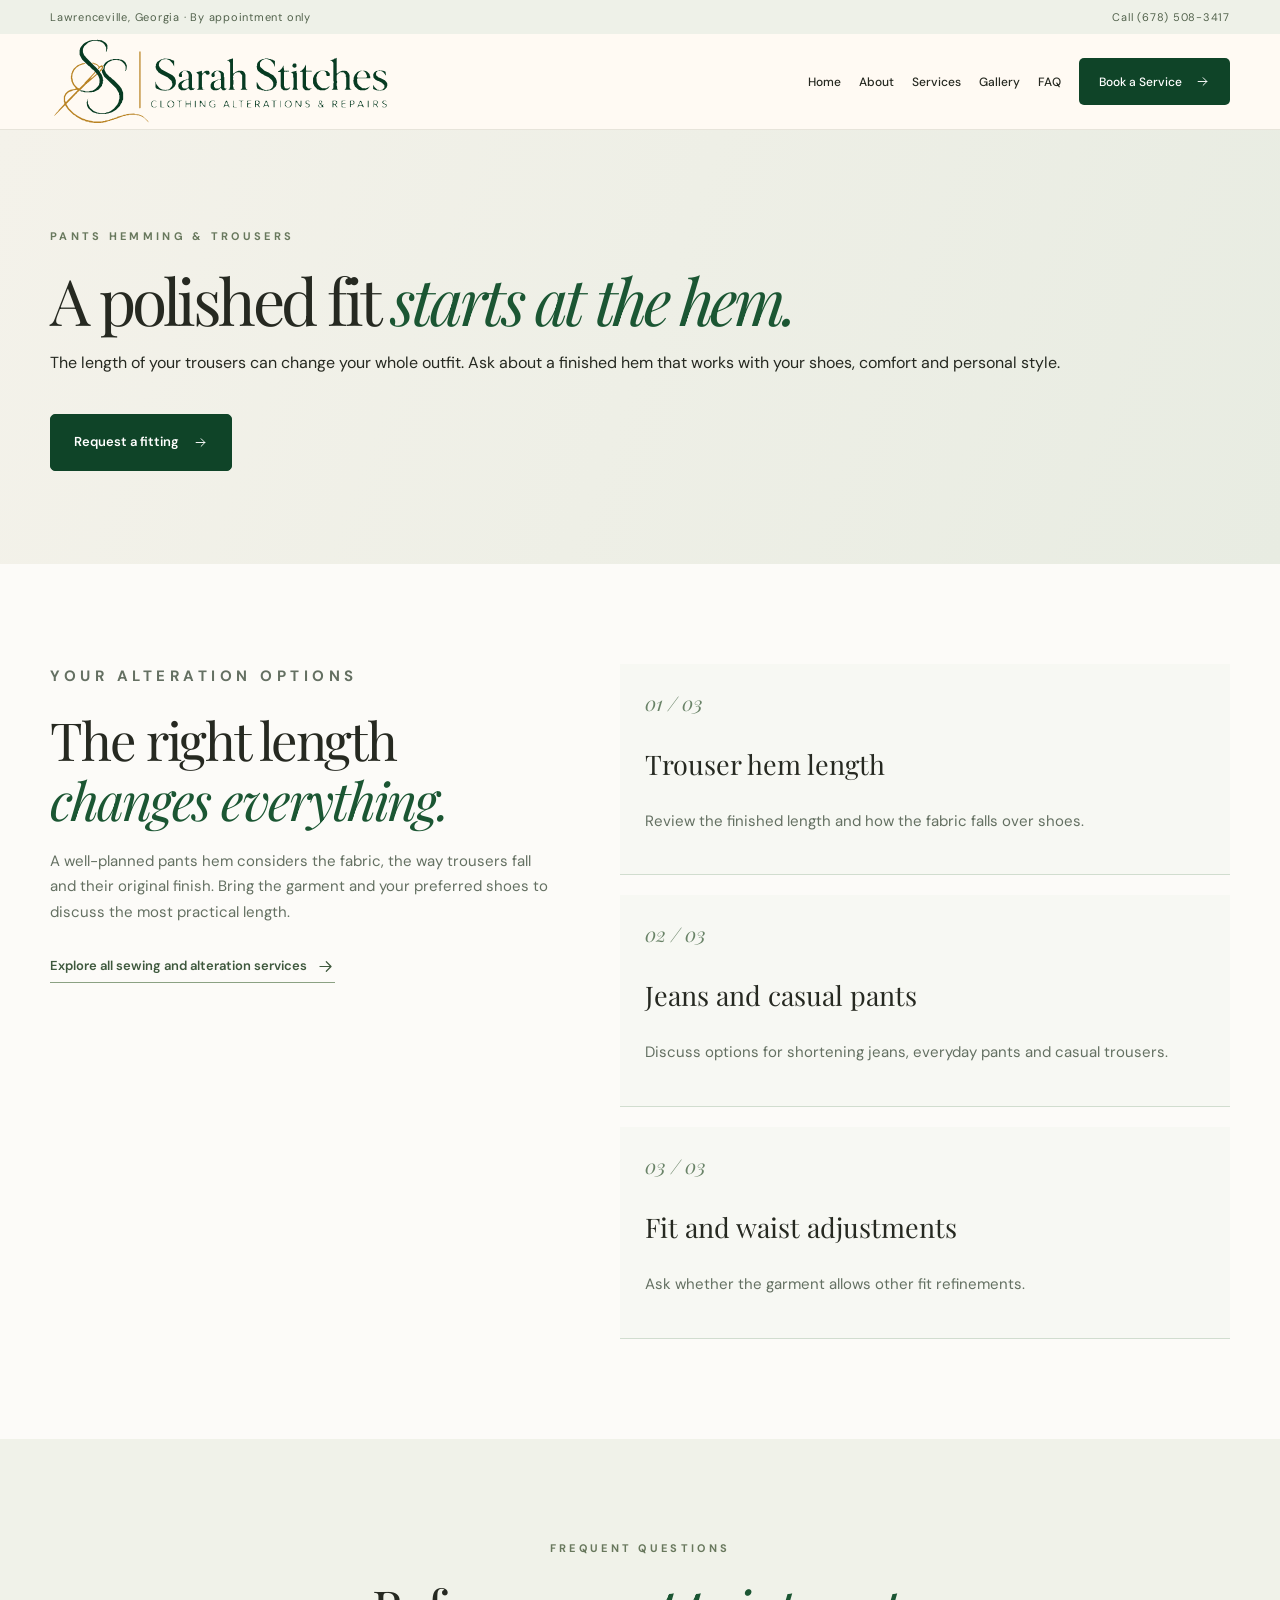
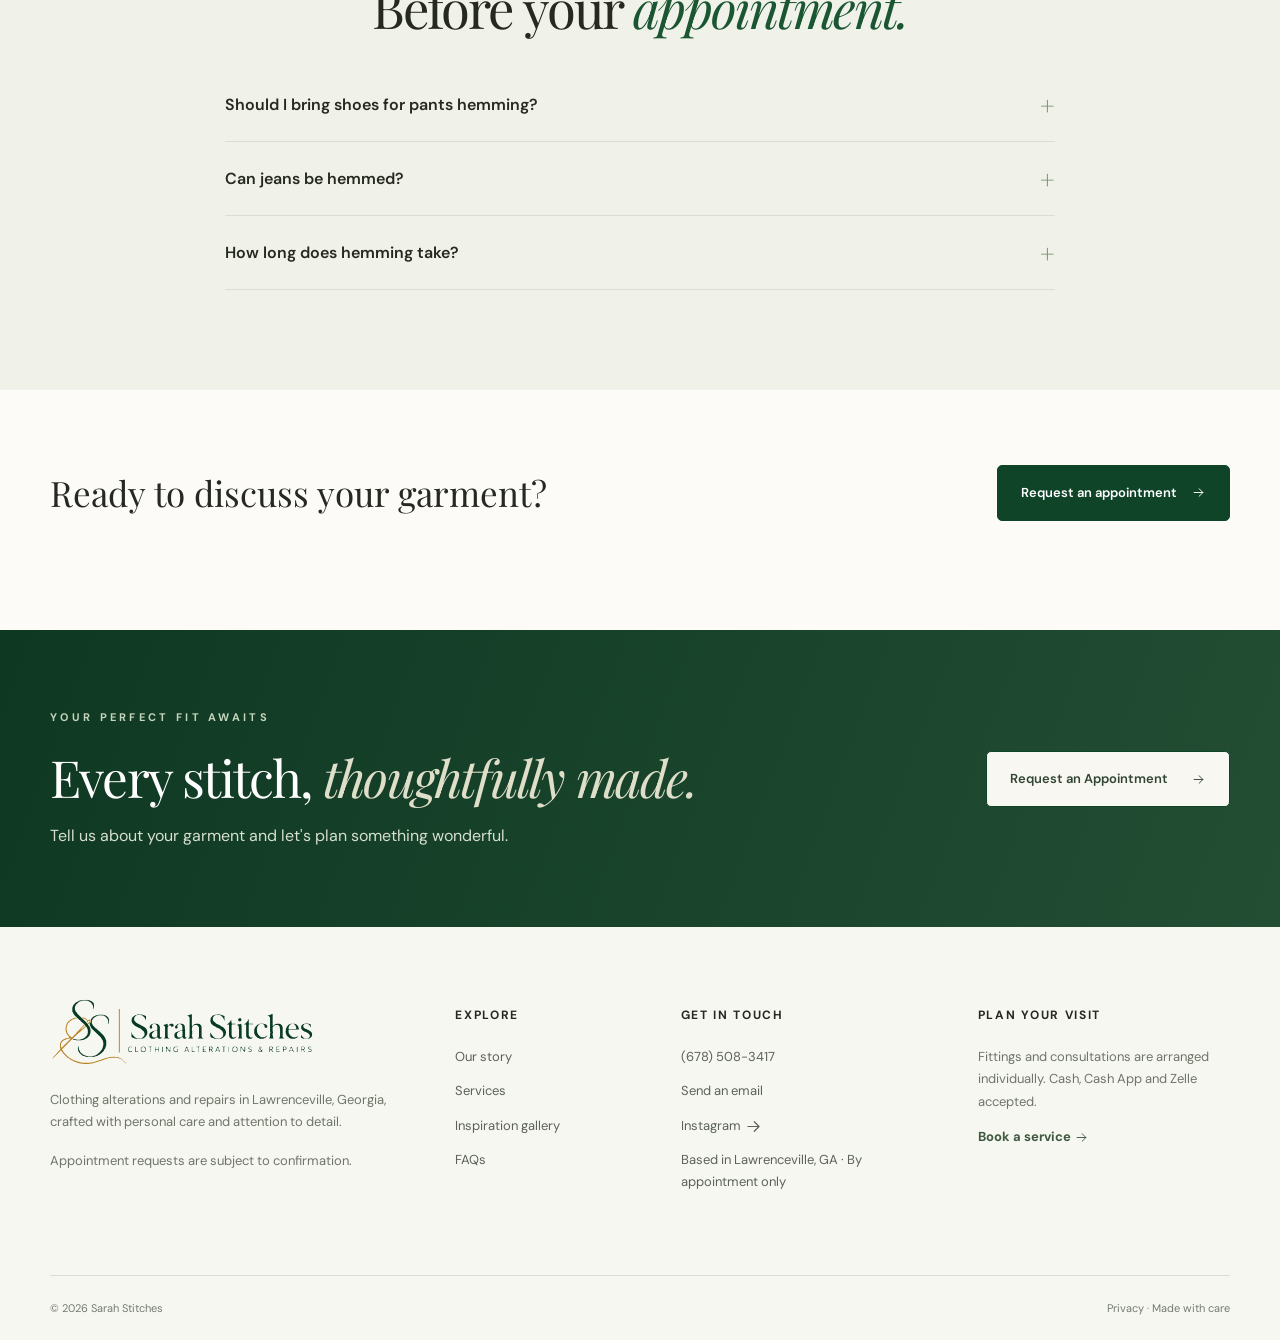
<file: pants-hemming/index.html>
<!DOCTYPE html><html lang="en"><head><meta charset="UTF-8"><meta name="viewport" content="width=device-width, initial-scale=1"><meta name="theme-color" content="#43553e"><meta name="description" content="Pants hemming and trouser alterations in Lawrenceville, GA. Ask Sarah Stitches about jean hems, trouser length and clothing fit by appointment."><meta property="og:type" content="website"><meta property="og:site_name" content="Sarah Stitches"><meta property="og:title" content="Pants Hemming in Lawrenceville, GA | Sarah Stitches"><meta property="og:description" content="Pants hemming and trouser alterations in Lawrenceville, GA. Ask Sarah Stitches about jean hems, trouser length and clothing fit by appointment."><meta property="og:url" content="https://sarah-stitches.netlify.app/pants-hemming/"><meta property="og:image" content="https://images.pexels.com/photos/7148013/pexels-photo-7148013.jpeg?auto=compress&cs=tinysrgb&w=1600"><meta name="twitter:card" content="summary_large_image"><link rel="canonical" href="https://sarah-stitches.netlify.app/pants-hemming/"><link rel="icon" href="/assets/branding/sarah-stitches-monogram.svg" type="image/svg+xml"><link rel="preconnect" href="https://fonts.googleapis.com"><link rel="preconnect" href="https://fonts.gstatic.com" crossorigin><link rel="preconnect" href="https://images.unsplash.com"><link rel="preconnect" href="https://images.pexels.com"><link href="https://fonts.googleapis.com/css2?family=DM+Sans:wght@400;500;600;700&family=Playfair+Display:ital,wght@0,400;0,500;0,600;1,400;1,500&display=swap" rel="stylesheet"><link rel="stylesheet" href="/assets/styles.css"><title>Pants Hemming in Lawrenceville, GA | Sarah Stitches</title><script type="application/ld+json">{"@context":"https://schema.org","@type":"LocalBusiness","name":"Sarah Stitches","url":"https://sarah-stitches.netlify.app","telephone":"+1-678-508-3417","email":"perfectfitalterationsga@gmail.com","sameAs":["https://www.instagram.com/SarahStitche_alterations_/"],"description":"Sarah Stitches provides clothing alterations and repairs, based primarily in Lawrenceville, Georgia, by appointment.","logo":"https://sarah-stitches.netlify.app/assets/branding/sarah-stitches-horizontal.svg","image":"https://sarah-stitches.netlify.app/assets/branding/sarah-stitches-horizontal.svg","address":{"@type":"PostalAddress","addressLocality":"Lawrenceville","addressRegion":"GA","addressCountry":"US"},"areaServed":{"@type":"City","name":"Lawrenceville"}}</script><meta name="robots" content="index,follow,max-image-preview:large"><script type="application/ld+json">{"@context":"https://schema.org","@type":"BreadcrumbList","itemListElement":[{"@type":"ListItem","position":1,"name":"Home","item":"https://sarah-stitches.netlify.app/"},{"@type":"ListItem","position":2,"name":"Pants Hemming","item":"https://sarah-stitches.netlify.app/pants-hemming/"}]}</script><script type="application/ld+json">{"@context":"https://schema.org","@type":"Service","name":"Pants Hemming","serviceType":"Pants Hemming","description":"Pants hemming, jeans hemming, trouser length adjustments and garment fit consultations at Sarah Stitches.","provider":{"@type":"Organization","name":"Sarah Stitches","url":"https://sarah-stitches.netlify.app/"},"url":"https://sarah-stitches.netlify.app/pants-hemming/","areaServed":{"@type":"City","name":"Lawrenceville"}}</script><meta name="geo.region" content="US-GA"><meta name="geo.placename" content="Lawrenceville, Georgia"><meta property="og:locale" content="en_US"></head><body><a class="skip" href="#main">Skip to main content</a><div class="topline"><div class="wrap topinner"><span>Lawrenceville, Georgia · By appointment only</span><a href="tel:+16785083417">Call (678) 508-3417</a></div></div><header class="head"><div class="wrap nav"><a href="/" class="brand" aria-label="Sarah Stitches home"><img class="brand-logo-desktop" src="/assets/branding/sarah-stitches-horizontal.svg" alt="Sarah Stitches · Clothing Alterations & Repairs" width="820" height="218"><img class="brand-logo-mobile" src="/assets/branding/sarah-stitches-monogram.svg" alt="" width="90" height="92"><span class="brand-mobile-title">Sarah Stitches</span></a><button class="hamb" aria-controls="menu" aria-expanded="false" aria-label="Open menu"><i></i><i></i><i></i></button><nav id="menu" class="menu" aria-label="Main menu"><a  href="/">Home</a><a href="/about/">About</a><a  href="/services/">Services</a><a  href="/gallery/">Gallery</a><a  href="/faq/">FAQ</a><a class="booklink"  href="/book/">Book a Service <span><svg class="ui-icon" viewBox="0 0 24 24" fill="none" stroke="currentColor" stroke-width="1.5" stroke-linecap="round" stroke-linejoin="round" aria-hidden="true"><path d="M5 12h14m-6-6 6 6-6 6"/></svg></span></a></nav></div></header><main id="main"><section class="interior-intro focused-hero"><div class="wrap"><p class="kicker">PANTS HEMMING & TROUSERS</p><h1>A polished fit <em>starts at the hem.</em></h1><p>The length of your trousers can change your whole outfit. Ask about a finished hem that works with your shoes, comfort and personal style.</p><a class="btn" href="/book/">Request a fitting <svg class="ui-icon" viewBox="0 0 24 24" fill="none" stroke="currentColor" stroke-width="1.5" stroke-linecap="round" stroke-linejoin="round" aria-hidden="true"><path d="M5 12h14m-6-6 6 6-6 6"/></svg></a></div></section><section class="section wrap focused-service"><div><p class="kicker">YOUR ALTERATION OPTIONS</p><h2>The right length <em>changes everything.</em></h2><p>A well-planned pants hem considers the fabric, the way trousers fall and their original finish. Bring the garment and your preferred shoes to discuss the most practical length.</p><a class="textlink" href="/services/">Explore all sewing and alteration services <svg class="ui-icon" viewBox="0 0 24 24" fill="none" stroke="currentColor" stroke-width="1.5" stroke-linecap="round" stroke-linejoin="round" aria-hidden="true"><path d="M5 12h14m-6-6 6 6-6 6"/></svg></a></div><div class="focused-features"><article><span>01 / 03</span><h3>Trouser hem length</h3><p>Review the finished length and how the fabric falls over shoes.</p></article><article><span>02 / 03</span><h3>Jeans and casual pants</h3><p>Discuss options for shortening jeans, everyday pants and casual trousers.</p></article><article><span>03 / 03</span><h3>Fit and waist adjustments</h3><p>Ask whether the garment allows other fit refinements.</p></article></div></section><section class="section focused-faq"><div class="wrap"><p class="kicker" style="text-align:center">FREQUENT QUESTIONS</p><h2>Before your <em>appointment.</em></h2><div class="faqs"><details><summary>Should I bring shoes for pants hemming?<b>+</b></summary><p>Bringing the shoes you usually wear can help with choosing a practical length.</p></details><details><summary>Can jeans be hemmed?<b>+</b></summary><p>You can request an assessment; the original hem and fabric affect the method.</p></details><details><summary>How long does hemming take?<b>+</b></summary><p>Turnaround depends on the garment and availability. Share your deadline when requesting an appointment.</p></details></div></div></section><section class="wrap site-mini-cta"><h2>Ready to discuss your garment?</h2><a class="btn" href="/book/">Request an appointment <svg class="ui-icon" viewBox="0 0 24 24" fill="none" stroke="currentColor" stroke-width="1.5" stroke-linecap="round" stroke-linejoin="round" aria-hidden="true"><path d="M5 12h14m-6-6 6 6-6 6"/></svg></a></section></main><section class="endcta"><div class="wrap endinner"><div><p class="kicker lightkick">YOUR PERFECT FIT AWAITS</p><h2>Every stitch, <em>thoughtfully made.</em></h2><p>Tell us about your garment and let's plan something wonderful.</p></div><a class="btn btn-white" href="/book/">Request an Appointment <span><svg class="ui-icon" viewBox="0 0 24 24" fill="none" stroke="currentColor" stroke-width="1.5" stroke-linecap="round" stroke-linejoin="round" aria-hidden="true"><path d="M5 12h14m-6-6 6 6-6 6"/></svg></span></a></div></section><footer class="foot"><div class="wrap footgrid"><div><a class="footbrand" href="/"><img class="footer-brand-logo" src="/assets/branding/sarah-stitches-horizontal.svg" width="820" height="218" alt="Sarah Stitches · Clothing Alterations & Repairs"></a><p>Clothing alterations and repairs in Lawrenceville, Georgia, crafted with personal care and attention to detail.</p><small>Appointment requests are subject to confirmation.</small></div><div><h3>Explore</h3><a href="/about/">Our story</a><a href="/services/">Services</a><a href="/gallery/">Inspiration gallery</a><a href="/faq/">FAQs</a></div><div><h3>Get in touch</h3><a href="tel:+16785083417">(678) 508-3417</a><a href="mailto:perfectfitalterationsga@gmail.com">Send an email</a><a href="https://www.instagram.com/SarahStitche_alterations_/" target="_blank" rel="noopener noreferrer">Instagram <svg class="ui-icon" viewBox="0 0 24 24" fill="none" stroke="currentColor" stroke-width="1.5" stroke-linecap="round" stroke-linejoin="round" aria-hidden="true"><path d="M5 12h14m-6-6 6 6-6 6"/></svg></a><span>Based in Lawrenceville, GA · By appointment only</span></div><div><h3>Plan your visit</h3><p>Fittings and consultations are arranged individually. Cash, Cash App and Zelle accepted.</p><a class="footbtn" href="/book/">Book a service <svg class="ui-icon" viewBox="0 0 24 24" fill="none" stroke="currentColor" stroke-width="1.5" stroke-linecap="round" stroke-linejoin="round" aria-hidden="true"><path d="M5 12h14m-6-6 6 6-6 6"/></svg></a></div></div><div class="wrap footbottom"><span>© 2026 Sarah Stitches</span><span><a href="/privacy/">Privacy</a> · Made with care</span></div></footer><script src="/assets/main.js" defer></script></body></html>
</file>
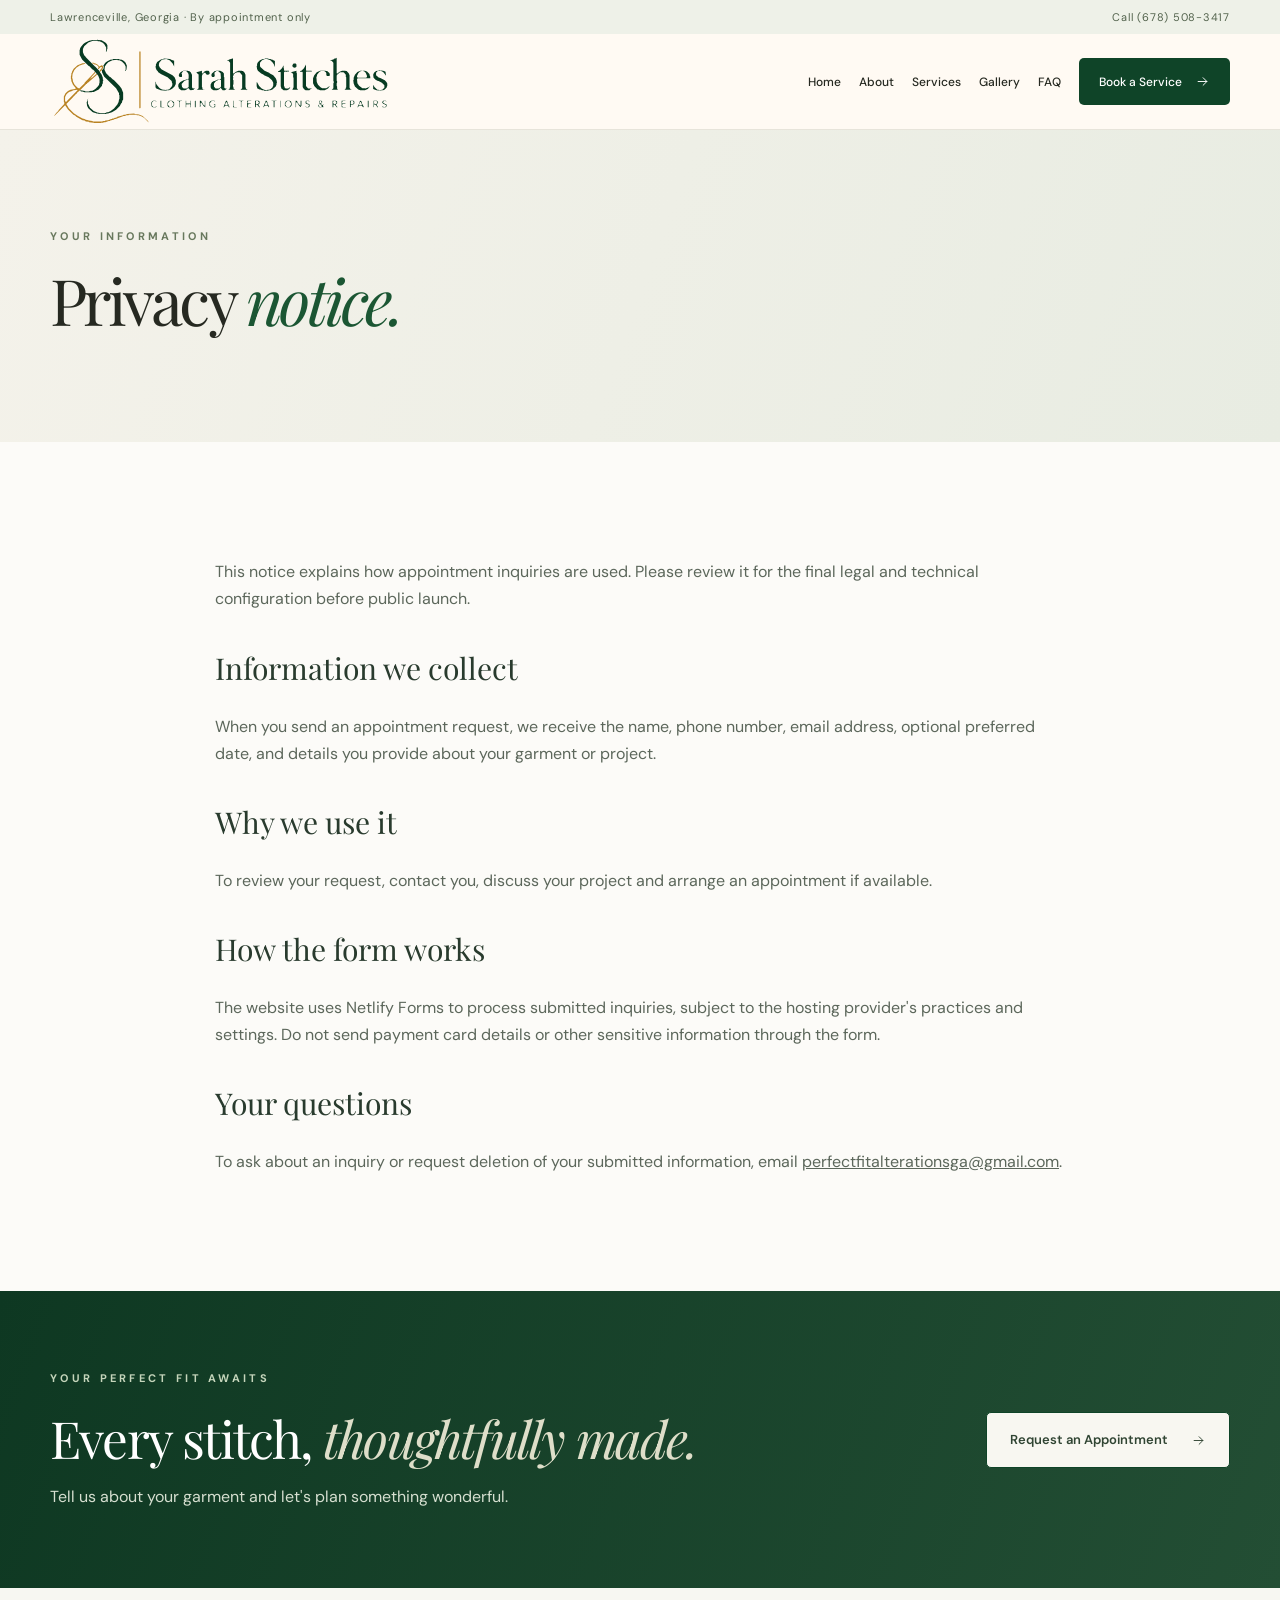
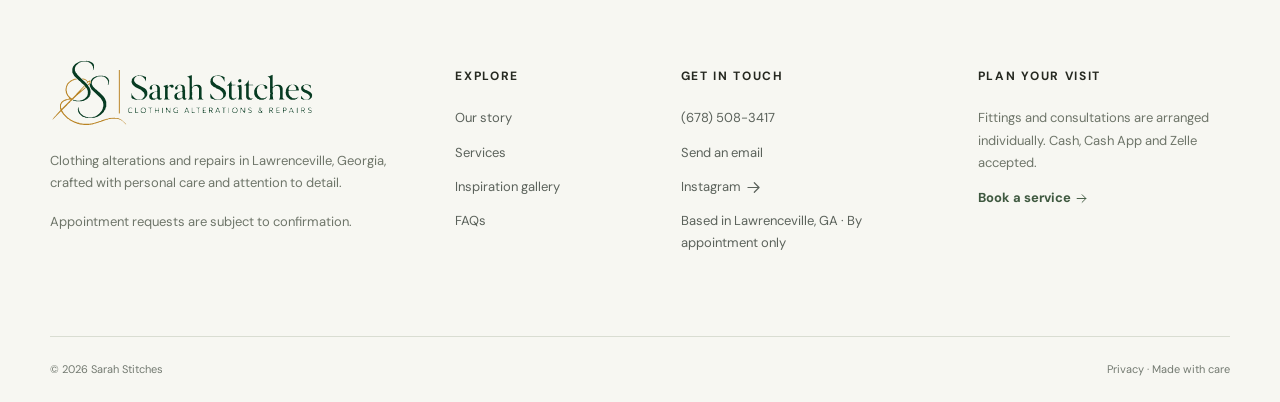
<file: privacy/index.html>
<!DOCTYPE html><html lang="en"><head><meta charset="UTF-8"><meta name="viewport" content="width=device-width, initial-scale=1"><meta name="theme-color" content="#43553e"><meta name="description" content="Understand how Sarah Stitches handles appointment requests and contact details."><meta property="og:type" content="website"><meta property="og:site_name" content="Sarah Stitches"><meta property="og:title" content="Privacy Notice | Sarah Stitches"><meta property="og:description" content="Understand how Sarah Stitches handles appointment requests and contact details."><meta property="og:url" content="https://sarah-stitches.netlify.app/privacy/"><meta property="og:image" content="https://images.pexels.com/photos/7148013/pexels-photo-7148013.jpeg?auto=compress&cs=tinysrgb&w=1600"><meta name="twitter:card" content="summary_large_image"><link rel="canonical" href="https://sarah-stitches.netlify.app/privacy/"><link rel="icon" href="/assets/branding/sarah-stitches-monogram.svg" type="image/svg+xml"><link rel="preconnect" href="https://fonts.googleapis.com"><link rel="preconnect" href="https://fonts.gstatic.com" crossorigin><link rel="preconnect" href="https://images.unsplash.com"><link rel="preconnect" href="https://images.pexels.com"><link href="https://fonts.googleapis.com/css2?family=DM+Sans:wght@400;500;600;700&family=Playfair+Display:ital,wght@0,400;0,500;0,600;1,400;1,500&display=swap" rel="stylesheet"><link rel="stylesheet" href="/assets/styles.css"><title>Privacy Notice | Sarah Stitches</title><script type="application/ld+json">{"@context":"https://schema.org","@type":"LocalBusiness","name":"Sarah Stitches","url":"https://sarah-stitches.netlify.app","telephone":"+1-678-508-3417","email":"perfectfitalterationsga@gmail.com","sameAs":["https://www.instagram.com/SarahStitche_alterations_/"],"description":"Sarah Stitches provides clothing alterations and repairs, based primarily in Lawrenceville, Georgia, by appointment.","logo":"https://sarah-stitches.netlify.app/assets/branding/sarah-stitches-horizontal.svg","image":"https://sarah-stitches.netlify.app/assets/branding/sarah-stitches-horizontal.svg","address":{"@type":"PostalAddress","addressLocality":"Lawrenceville","addressRegion":"GA","addressCountry":"US"},"areaServed":{"@type":"City","name":"Lawrenceville"}}</script><meta name="robots" content="noindex,follow"><meta name="geo.region" content="US-GA"><meta name="geo.placename" content="Lawrenceville, Georgia"><meta property="og:locale" content="en_US"></head><body><a class="skip" href="#main">Skip to main content</a><div class="topline"><div class="wrap topinner"><span>Lawrenceville, Georgia · By appointment only</span><a href="tel:+16785083417">Call (678) 508-3417</a></div></div><header class="head"><div class="wrap nav"><a href="/" class="brand" aria-label="Sarah Stitches home"><img class="brand-logo-desktop" src="/assets/branding/sarah-stitches-horizontal.svg" alt="Sarah Stitches · Clothing Alterations & Repairs" width="820" height="218"><img class="brand-logo-mobile" src="/assets/branding/sarah-stitches-monogram.svg" alt="" width="90" height="92"><span class="brand-mobile-title">Sarah Stitches</span></a><button class="hamb" aria-controls="menu" aria-expanded="false" aria-label="Open menu"><i></i><i></i><i></i></button><nav id="menu" class="menu" aria-label="Main menu"><a  href="/">Home</a><a  href="/about/">About</a><a  href="/services/">Services</a><a  href="/gallery/">Gallery</a><a  href="/faq/">FAQ</a><a class="booklink"  href="/book/">Book a Service <span><svg class="ui-icon" viewBox="0 0 24 24" fill="none" stroke="currentColor" stroke-width="1.5" stroke-linecap="round" stroke-linejoin="round" aria-hidden="true"><path d="M5 12h14m-6-6 6 6-6 6"/></svg></span></a></nav></div></header><main id="main"><section class="interior-intro"><div class="wrap"><p class="kicker">YOUR INFORMATION</p><h1>Privacy <em>notice.</em></h1></div></section><section class="section wrap legal"><p>This notice explains how appointment inquiries are used. Please review it for the final legal and technical configuration before public launch.</p><h2>Information we collect</h2><p>When you send an appointment request, we receive the name, phone number, email address, optional preferred date, and details you provide about your garment or project.</p><h2>Why we use it</h2><p>To review your request, contact you, discuss your project and arrange an appointment if available.</p><h2>How the form works</h2><p>The website uses Netlify Forms to process submitted inquiries, subject to the hosting provider's practices and settings. Do not send payment card details or other sensitive information through the form.</p><h2>Your questions</h2><p>To ask about an inquiry or request deletion of your submitted information, email <a href="mailto:perfectfitalterationsga@gmail.com">perfectfitalterationsga@gmail.com</a>.</p></section></main><section class="endcta"><div class="wrap endinner"><div><p class="kicker lightkick">YOUR PERFECT FIT AWAITS</p><h2>Every stitch, <em>thoughtfully made.</em></h2><p>Tell us about your garment and let's plan something wonderful.</p></div><a class="btn btn-white" href="/book/">Request an Appointment <span><svg class="ui-icon" viewBox="0 0 24 24" fill="none" stroke="currentColor" stroke-width="1.5" stroke-linecap="round" stroke-linejoin="round" aria-hidden="true"><path d="M5 12h14m-6-6 6 6-6 6"/></svg></span></a></div></section><footer class="foot"><div class="wrap footgrid"><div><a class="footbrand" href="/"><img class="footer-brand-logo" src="/assets/branding/sarah-stitches-horizontal.svg" width="820" height="218" alt="Sarah Stitches · Clothing Alterations & Repairs"></a><p>Clothing alterations and repairs in Lawrenceville, Georgia, crafted with personal care and attention to detail.</p><small>Appointment requests are subject to confirmation.</small></div><div><h3>Explore</h3><a href="/about/">Our story</a><a href="/services/">Services</a><a href="/gallery/">Inspiration gallery</a><a href="/faq/">FAQs</a></div><div><h3>Get in touch</h3><a href="tel:+16785083417">(678) 508-3417</a><a href="mailto:perfectfitalterationsga@gmail.com">Send an email</a><a href="https://www.instagram.com/SarahStitche_alterations_/" target="_blank" rel="noopener noreferrer">Instagram <svg class="ui-icon" viewBox="0 0 24 24" fill="none" stroke="currentColor" stroke-width="1.5" stroke-linecap="round" stroke-linejoin="round" aria-hidden="true"><path d="M5 12h14m-6-6 6 6-6 6"/></svg></a><span>Based in Lawrenceville, GA · By appointment only</span></div><div><h3>Plan your visit</h3><p>Fittings and consultations are arranged individually. Cash, Cash App and Zelle accepted.</p><a class="footbtn" href="/book/">Book a service <svg class="ui-icon" viewBox="0 0 24 24" fill="none" stroke="currentColor" stroke-width="1.5" stroke-linecap="round" stroke-linejoin="round" aria-hidden="true"><path d="M5 12h14m-6-6 6 6-6 6"/></svg></a></div></div><div class="wrap footbottom"><span>© 2026 Sarah Stitches</span><span><a href="/privacy/">Privacy</a> · Made with care</span></div></footer><script src="/assets/main.js" defer></script></body></html>
</file>
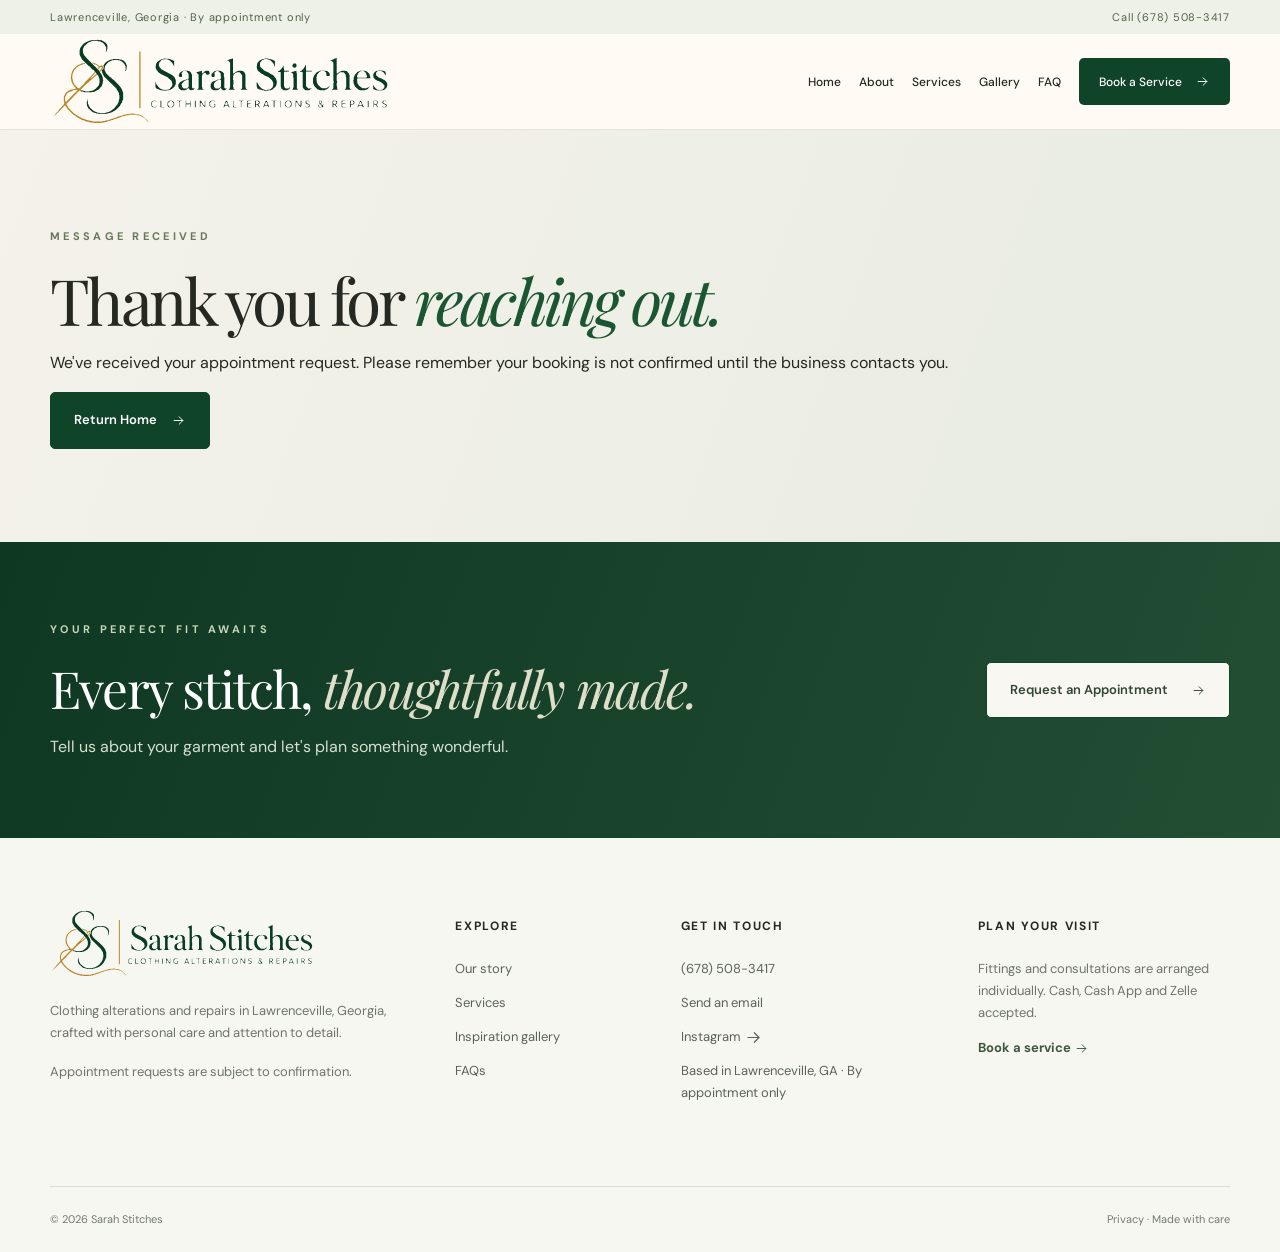
<file: thank-you/index.html>
<!DOCTYPE html><html lang="en"><head><meta charset="UTF-8"><meta name="viewport" content="width=device-width, initial-scale=1"><meta name="theme-color" content="#43553e"><meta name="description" content="Your inquiry has been received by Sarah Stitches."><meta property="og:type" content="website"><meta property="og:site_name" content="Sarah Stitches"><meta property="og:title" content="Thank You | Sarah Stitches"><meta property="og:description" content="Your inquiry has been received by Sarah Stitches."><meta property="og:url" content="https://sarah-stitches.netlify.app/thank-you/"><meta property="og:image" content="https://images.pexels.com/photos/7148013/pexels-photo-7148013.jpeg?auto=compress&cs=tinysrgb&w=1600"><meta name="twitter:card" content="summary_large_image"><link rel="canonical" href="https://sarah-stitches.netlify.app/thank-you/"><link rel="icon" href="/assets/branding/sarah-stitches-monogram.svg" type="image/svg+xml"><link rel="preconnect" href="https://fonts.googleapis.com"><link rel="preconnect" href="https://fonts.gstatic.com" crossorigin><link rel="preconnect" href="https://images.unsplash.com"><link rel="preconnect" href="https://images.pexels.com"><link href="https://fonts.googleapis.com/css2?family=DM+Sans:wght@400;500;600;700&family=Playfair+Display:ital,wght@0,400;0,500;0,600;1,400;1,500&display=swap" rel="stylesheet"><link rel="stylesheet" href="/assets/styles.css"><title>Thank You | Sarah Stitches</title><script type="application/ld+json">{"@context":"https://schema.org","@type":"LocalBusiness","name":"Sarah Stitches","url":"https://sarah-stitches.netlify.app","telephone":"+1-678-508-3417","email":"perfectfitalterationsga@gmail.com","sameAs":["https://www.instagram.com/SarahStitche_alterations_/"],"description":"Sarah Stitches provides clothing alterations and repairs, based primarily in Lawrenceville, Georgia, by appointment.","logo":"https://sarah-stitches.netlify.app/assets/branding/sarah-stitches-horizontal.svg","image":"https://sarah-stitches.netlify.app/assets/branding/sarah-stitches-horizontal.svg","address":{"@type":"PostalAddress","addressLocality":"Lawrenceville","addressRegion":"GA","addressCountry":"US"},"areaServed":{"@type":"City","name":"Lawrenceville"}}</script><meta name="robots" content="noindex,follow"><meta name="geo.region" content="US-GA"><meta name="geo.placename" content="Lawrenceville, Georgia"><meta property="og:locale" content="en_US"></head><body><a class="skip" href="#main">Skip to main content</a><div class="topline"><div class="wrap topinner"><span>Lawrenceville, Georgia · By appointment only</span><a href="tel:+16785083417">Call (678) 508-3417</a></div></div><header class="head"><div class="wrap nav"><a href="/" class="brand" aria-label="Sarah Stitches home"><img class="brand-logo-desktop" src="/assets/branding/sarah-stitches-horizontal.svg" alt="Sarah Stitches · Clothing Alterations & Repairs" width="820" height="218"><img class="brand-logo-mobile" src="/assets/branding/sarah-stitches-monogram.svg" alt="" width="90" height="92"><span class="brand-mobile-title">Sarah Stitches</span></a><button class="hamb" aria-controls="menu" aria-expanded="false" aria-label="Open menu"><i></i><i></i><i></i></button><nav id="menu" class="menu" aria-label="Main menu"><a  href="/">Home</a><a  href="/about/">About</a><a  href="/services/">Services</a><a  href="/gallery/">Gallery</a><a  href="/faq/">FAQ</a><a class="booklink"  href="/book/">Book a Service <span><svg class="ui-icon" viewBox="0 0 24 24" fill="none" stroke="currentColor" stroke-width="1.5" stroke-linecap="round" stroke-linejoin="round" aria-hidden="true"><path d="M5 12h14m-6-6 6 6-6 6"/></svg></span></a></nav></div></header><main id="main"><section class="interior-intro"><div class="wrap"><p class="kicker">MESSAGE RECEIVED</p><h1>Thank you for <em>reaching out.</em></h1><p>We've received your appointment request. Please remember your booking is not confirmed until the business contacts you.</p><a class="btn" href="/">Return Home <svg class="ui-icon" viewBox="0 0 24 24" fill="none" stroke="currentColor" stroke-width="1.5" stroke-linecap="round" stroke-linejoin="round" aria-hidden="true"><path d="M5 12h14m-6-6 6 6-6 6"/></svg></a></div></section></main><section class="endcta"><div class="wrap endinner"><div><p class="kicker lightkick">YOUR PERFECT FIT AWAITS</p><h2>Every stitch, <em>thoughtfully made.</em></h2><p>Tell us about your garment and let's plan something wonderful.</p></div><a class="btn btn-white" href="/book/">Request an Appointment <span><svg class="ui-icon" viewBox="0 0 24 24" fill="none" stroke="currentColor" stroke-width="1.5" stroke-linecap="round" stroke-linejoin="round" aria-hidden="true"><path d="M5 12h14m-6-6 6 6-6 6"/></svg></span></a></div></section><footer class="foot"><div class="wrap footgrid"><div><a class="footbrand" href="/"><img class="footer-brand-logo" src="/assets/branding/sarah-stitches-horizontal.svg" width="820" height="218" alt="Sarah Stitches · Clothing Alterations & Repairs"></a><p>Clothing alterations and repairs in Lawrenceville, Georgia, crafted with personal care and attention to detail.</p><small>Appointment requests are subject to confirmation.</small></div><div><h3>Explore</h3><a href="/about/">Our story</a><a href="/services/">Services</a><a href="/gallery/">Inspiration gallery</a><a href="/faq/">FAQs</a></div><div><h3>Get in touch</h3><a href="tel:+16785083417">(678) 508-3417</a><a href="mailto:perfectfitalterationsga@gmail.com">Send an email</a><a href="https://www.instagram.com/SarahStitche_alterations_/" target="_blank" rel="noopener noreferrer">Instagram <svg class="ui-icon" viewBox="0 0 24 24" fill="none" stroke="currentColor" stroke-width="1.5" stroke-linecap="round" stroke-linejoin="round" aria-hidden="true"><path d="M5 12h14m-6-6 6 6-6 6"/></svg></a><span>Based in Lawrenceville, GA · By appointment only</span></div><div><h3>Plan your visit</h3><p>Fittings and consultations are arranged individually. Cash, Cash App and Zelle accepted.</p><a class="footbtn" href="/book/">Book a service <svg class="ui-icon" viewBox="0 0 24 24" fill="none" stroke="currentColor" stroke-width="1.5" stroke-linecap="round" stroke-linejoin="round" aria-hidden="true"><path d="M5 12h14m-6-6 6 6-6 6"/></svg></a></div></div><div class="wrap footbottom"><span>© 2026 Sarah Stitches</span><span><a href="/privacy/">Privacy</a> · Made with care</span></div></footer><script src="/assets/main.js" defer></script></body></html>
</file>
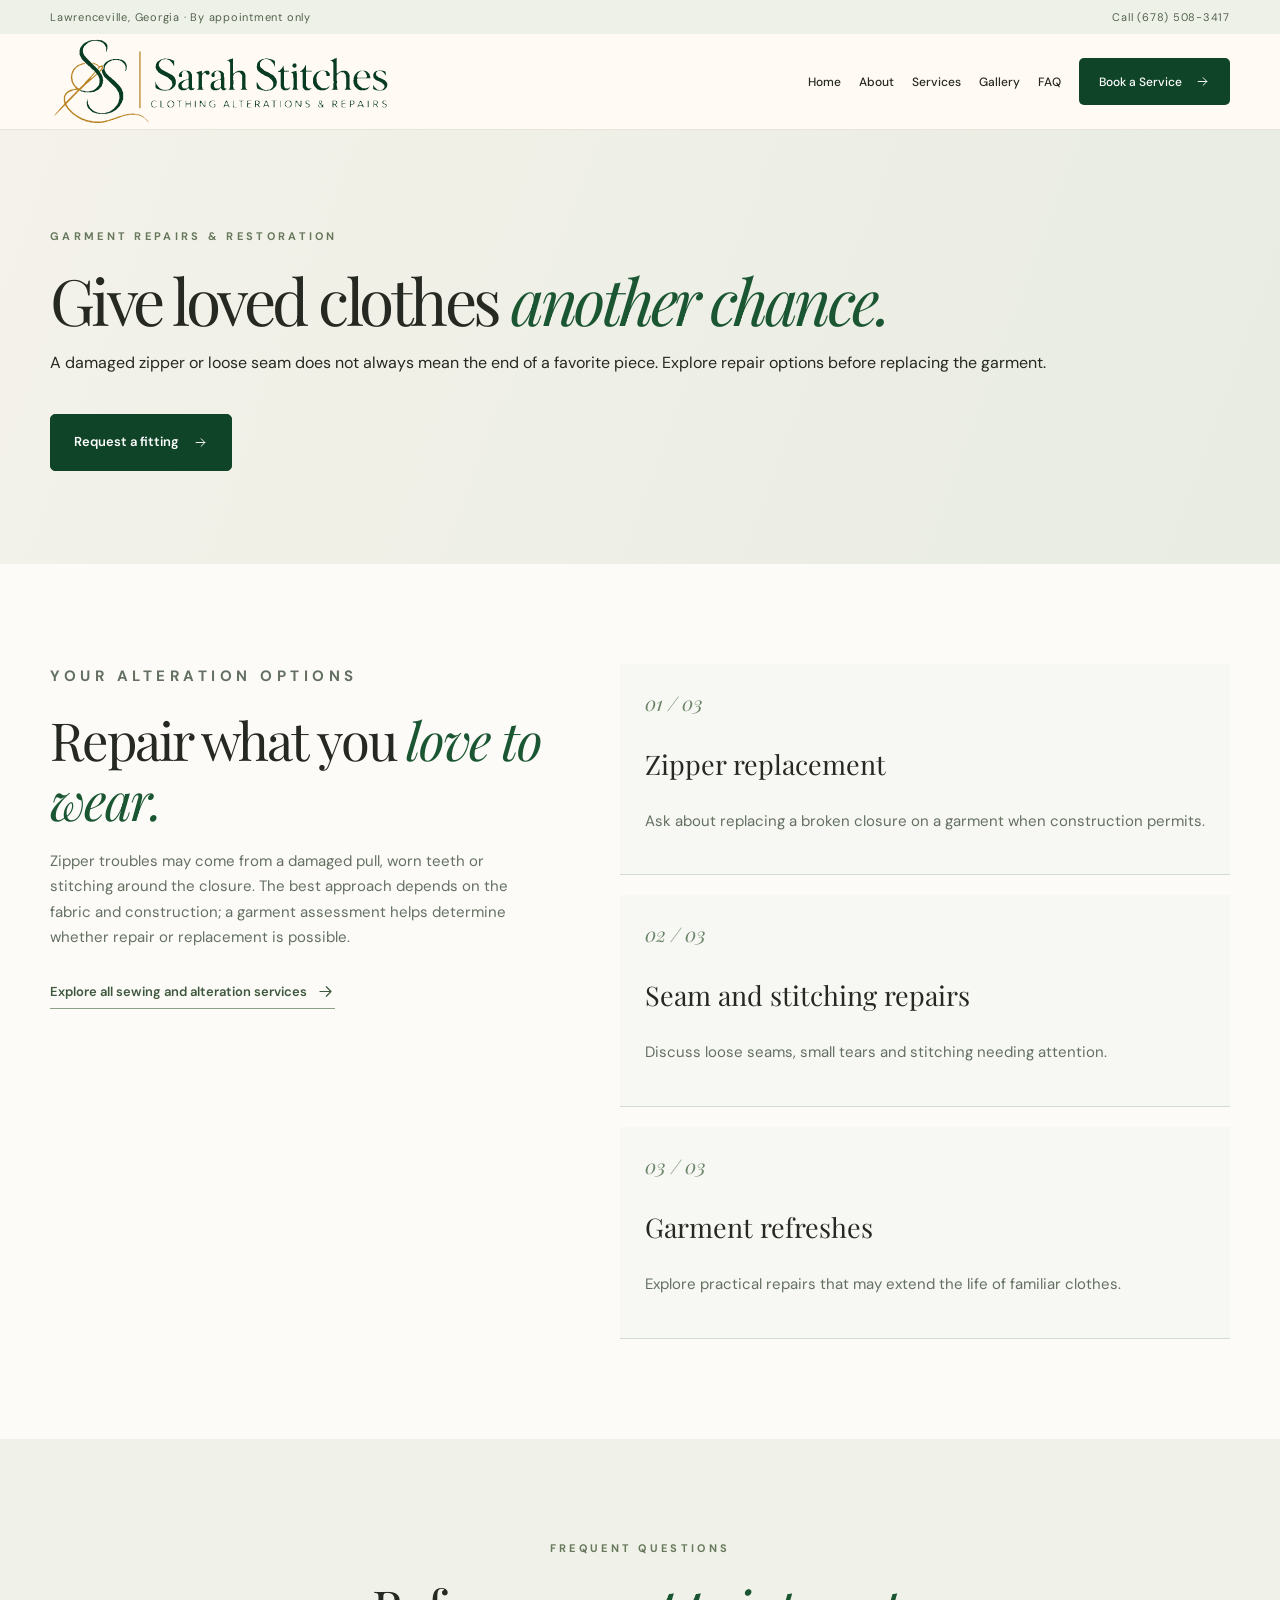
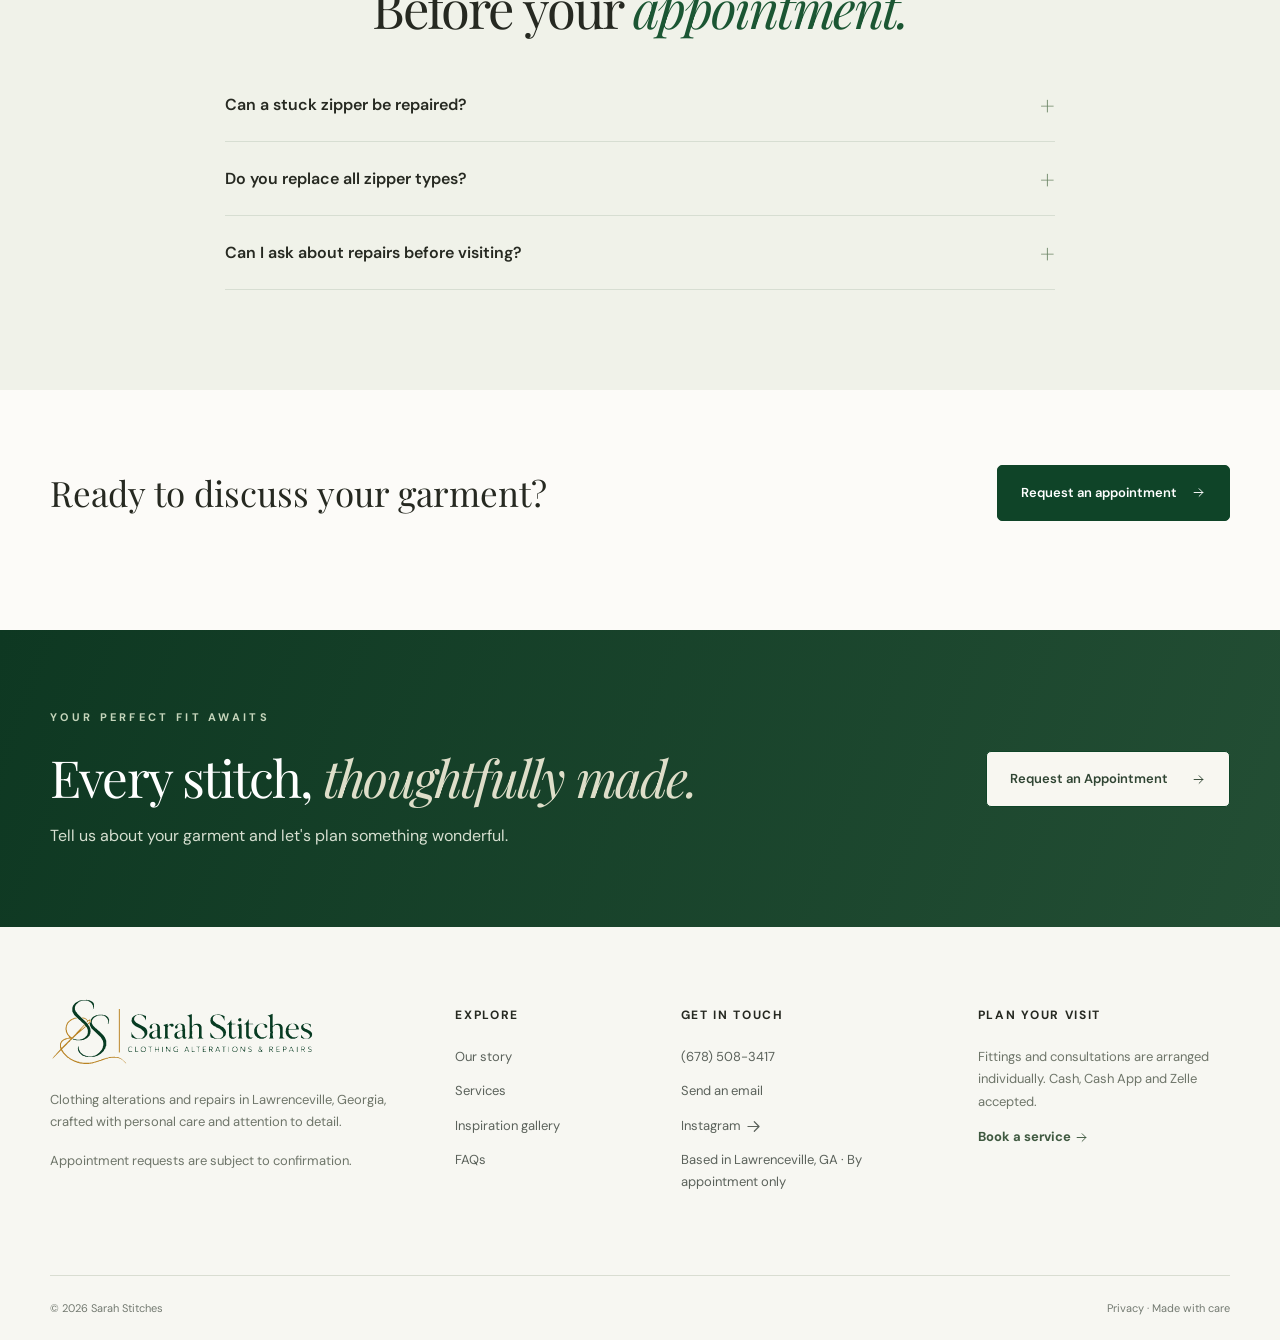
<file: zipper-repair/index.html>
<!DOCTYPE html><html lang="en"><head><meta charset="UTF-8"><meta name="viewport" content="width=device-width, initial-scale=1"><meta name="theme-color" content="#43553e"><meta name="description" content="Zipper repairs and garment mending in Lawrenceville, GA. Contact Sarah Stitches about clothing zipper replacement and repair consultations."><meta property="og:type" content="website"><meta property="og:site_name" content="Sarah Stitches"><meta property="og:title" content="Zipper Repair in Lawrenceville, GA | Sarah Stitches"><meta property="og:description" content="Zipper repairs and garment mending in Lawrenceville, GA. Contact Sarah Stitches about clothing zipper replacement and repair consultations."><meta property="og:url" content="https://sarah-stitches.netlify.app/zipper-repair/"><meta property="og:image" content="https://images.pexels.com/photos/7148013/pexels-photo-7148013.jpeg?auto=compress&cs=tinysrgb&w=1600"><meta name="twitter:card" content="summary_large_image"><link rel="canonical" href="https://sarah-stitches.netlify.app/zipper-repair/"><link rel="icon" href="/assets/branding/sarah-stitches-monogram.svg" type="image/svg+xml"><link rel="preconnect" href="https://fonts.googleapis.com"><link rel="preconnect" href="https://fonts.gstatic.com" crossorigin><link rel="preconnect" href="https://images.unsplash.com"><link rel="preconnect" href="https://images.pexels.com"><link href="https://fonts.googleapis.com/css2?family=DM+Sans:wght@400;500;600;700&family=Playfair+Display:ital,wght@0,400;0,500;0,600;1,400;1,500&display=swap" rel="stylesheet"><link rel="stylesheet" href="/assets/styles.css"><title>Zipper Repair in Lawrenceville, GA | Sarah Stitches</title><script type="application/ld+json">{"@context":"https://schema.org","@type":"LocalBusiness","name":"Sarah Stitches","url":"https://sarah-stitches.netlify.app","telephone":"+1-678-508-3417","email":"perfectfitalterationsga@gmail.com","sameAs":["https://www.instagram.com/SarahStitche_alterations_/"],"description":"Sarah Stitches provides clothing alterations and repairs, based primarily in Lawrenceville, Georgia, by appointment.","logo":"https://sarah-stitches.netlify.app/assets/branding/sarah-stitches-horizontal.svg","image":"https://sarah-stitches.netlify.app/assets/branding/sarah-stitches-horizontal.svg","address":{"@type":"PostalAddress","addressLocality":"Lawrenceville","addressRegion":"GA","addressCountry":"US"},"areaServed":{"@type":"City","name":"Lawrenceville"}}</script><meta name="robots" content="index,follow,max-image-preview:large"><script type="application/ld+json">{"@context":"https://schema.org","@type":"BreadcrumbList","itemListElement":[{"@type":"ListItem","position":1,"name":"Home","item":"https://sarah-stitches.netlify.app/"},{"@type":"ListItem","position":2,"name":"Zipper Repair","item":"https://sarah-stitches.netlify.app/zipper-repair/"}]}</script><script type="application/ld+json">{"@context":"https://schema.org","@type":"Service","name":"Zipper Repair","serviceType":"Zipper Repair","description":"Ask Sarah Stitches about zipper repair, broken closures, zipper replacement, seam mending and clothing repairs by appointment.","provider":{"@type":"Organization","name":"Sarah Stitches","url":"https://sarah-stitches.netlify.app/"},"url":"https://sarah-stitches.netlify.app/zipper-repair/","areaServed":{"@type":"City","name":"Lawrenceville"}}</script><meta name="geo.region" content="US-GA"><meta name="geo.placename" content="Lawrenceville, Georgia"><meta property="og:locale" content="en_US"></head><body><a class="skip" href="#main">Skip to main content</a><div class="topline"><div class="wrap topinner"><span>Lawrenceville, Georgia · By appointment only</span><a href="tel:+16785083417">Call (678) 508-3417</a></div></div><header class="head"><div class="wrap nav"><a href="/" class="brand" aria-label="Sarah Stitches home"><img class="brand-logo-desktop" src="/assets/branding/sarah-stitches-horizontal.svg" alt="Sarah Stitches · Clothing Alterations & Repairs" width="820" height="218"><img class="brand-logo-mobile" src="/assets/branding/sarah-stitches-monogram.svg" alt="" width="90" height="92"><span class="brand-mobile-title">Sarah Stitches</span></a><button class="hamb" aria-controls="menu" aria-expanded="false" aria-label="Open menu"><i></i><i></i><i></i></button><nav id="menu" class="menu" aria-label="Main menu"><a  href="/">Home</a><a href="/about/">About</a><a  href="/services/">Services</a><a  href="/gallery/">Gallery</a><a  href="/faq/">FAQ</a><a class="booklink"  href="/book/">Book a Service <span><svg class="ui-icon" viewBox="0 0 24 24" fill="none" stroke="currentColor" stroke-width="1.5" stroke-linecap="round" stroke-linejoin="round" aria-hidden="true"><path d="M5 12h14m-6-6 6 6-6 6"/></svg></span></a></nav></div></header><main id="main"><section class="interior-intro focused-hero"><div class="wrap"><p class="kicker">GARMENT REPAIRS & RESTORATION</p><h1>Give loved clothes <em>another chance.</em></h1><p>A damaged zipper or loose seam does not always mean the end of a favorite piece. Explore repair options before replacing the garment.</p><a class="btn" href="/book/">Request a fitting <svg class="ui-icon" viewBox="0 0 24 24" fill="none" stroke="currentColor" stroke-width="1.5" stroke-linecap="round" stroke-linejoin="round" aria-hidden="true"><path d="M5 12h14m-6-6 6 6-6 6"/></svg></a></div></section><section class="section wrap focused-service"><div><p class="kicker">YOUR ALTERATION OPTIONS</p><h2>Repair what you <em>love to wear.</em></h2><p>Zipper troubles may come from a damaged pull, worn teeth or stitching around the closure. The best approach depends on the fabric and construction; a garment assessment helps determine whether repair or replacement is possible.</p><a class="textlink" href="/services/">Explore all sewing and alteration services <svg class="ui-icon" viewBox="0 0 24 24" fill="none" stroke="currentColor" stroke-width="1.5" stroke-linecap="round" stroke-linejoin="round" aria-hidden="true"><path d="M5 12h14m-6-6 6 6-6 6"/></svg></a></div><div class="focused-features"><article><span>01 / 03</span><h3>Zipper replacement</h3><p>Ask about replacing a broken closure on a garment when construction permits.</p></article><article><span>02 / 03</span><h3>Seam and stitching repairs</h3><p>Discuss loose seams, small tears and stitching needing attention.</p></article><article><span>03 / 03</span><h3>Garment refreshes</h3><p>Explore practical repairs that may extend the life of familiar clothes.</p></article></div></section><section class="section focused-faq"><div class="wrap"><p class="kicker" style="text-align:center">FREQUENT QUESTIONS</p><h2>Before your <em>appointment.</em></h2><div class="faqs"><details><summary>Can a stuck zipper be repaired?<b>+</b></summary><p>Sometimes; it needs to be checked before suggesting repair or replacement.</p></details><details><summary>Do you replace all zipper types?<b>+</b></summary><p>Options depend on the garment, zipper and material availability.</p></details><details><summary>Can I ask about repairs before visiting?<b>+</b></summary><p>Yes. Describe the issue in the request form and Sarah Stitches can follow up.</p></details></div></div></section><section class="wrap site-mini-cta"><h2>Ready to discuss your garment?</h2><a class="btn" href="/book/">Request an appointment <svg class="ui-icon" viewBox="0 0 24 24" fill="none" stroke="currentColor" stroke-width="1.5" stroke-linecap="round" stroke-linejoin="round" aria-hidden="true"><path d="M5 12h14m-6-6 6 6-6 6"/></svg></a></section></main><section class="endcta"><div class="wrap endinner"><div><p class="kicker lightkick">YOUR PERFECT FIT AWAITS</p><h2>Every stitch, <em>thoughtfully made.</em></h2><p>Tell us about your garment and let's plan something wonderful.</p></div><a class="btn btn-white" href="/book/">Request an Appointment <span><svg class="ui-icon" viewBox="0 0 24 24" fill="none" stroke="currentColor" stroke-width="1.5" stroke-linecap="round" stroke-linejoin="round" aria-hidden="true"><path d="M5 12h14m-6-6 6 6-6 6"/></svg></span></a></div></section><footer class="foot"><div class="wrap footgrid"><div><a class="footbrand" href="/"><img class="footer-brand-logo" src="/assets/branding/sarah-stitches-horizontal.svg" width="820" height="218" alt="Sarah Stitches · Clothing Alterations & Repairs"></a><p>Clothing alterations and repairs in Lawrenceville, Georgia, crafted with personal care and attention to detail.</p><small>Appointment requests are subject to confirmation.</small></div><div><h3>Explore</h3><a href="/about/">Our story</a><a href="/services/">Services</a><a href="/gallery/">Inspiration gallery</a><a href="/faq/">FAQs</a></div><div><h3>Get in touch</h3><a href="tel:+16785083417">(678) 508-3417</a><a href="mailto:perfectfitalterationsga@gmail.com">Send an email</a><a href="https://www.instagram.com/SarahStitche_alterations_/" target="_blank" rel="noopener noreferrer">Instagram <svg class="ui-icon" viewBox="0 0 24 24" fill="none" stroke="currentColor" stroke-width="1.5" stroke-linecap="round" stroke-linejoin="round" aria-hidden="true"><path d="M5 12h14m-6-6 6 6-6 6"/></svg></a><span>Based in Lawrenceville, GA · By appointment only</span></div><div><h3>Plan your visit</h3><p>Fittings and consultations are arranged individually. Cash, Cash App and Zelle accepted.</p><a class="footbtn" href="/book/">Book a service <svg class="ui-icon" viewBox="0 0 24 24" fill="none" stroke="currentColor" stroke-width="1.5" stroke-linecap="round" stroke-linejoin="round" aria-hidden="true"><path d="M5 12h14m-6-6 6 6-6 6"/></svg></a></div></div><div class="wrap footbottom"><span>© 2026 Sarah Stitches</span><span><a href="/privacy/">Privacy</a> · Made with care</span></div></footer><script src="/assets/main.js" defer></script></body></html>
</file>
<file: assets/styles.css>
:root{--ink:#262921;--green:#455b40;--dark:#223426;--sage:#e5eadd;--cream:#f8f6f1;--soft:#efece4;--beige:#d9c9ae;--line:#d8d8ca}*{box-sizing:border-box}html{scroll-behavior:smooth}body{margin:0;background:#fcfbf8;color:var(--ink);font:16px/1.7 'DM Sans',system-ui,sans-serif;-webkit-font-smoothing:antialiased}img{max-width:100%;display:block}a{text-decoration:none;color:inherit}button,input,select,textarea{font:inherit}button{cursor:pointer}::selection{background:#9cae93;color:#fff}.wrap{width:min(1180px,calc(100% - 54px));margin:auto}.skip{position:absolute;left:-10000px;z-index:30}.skip:focus{left:1rem;top:1rem;background:white;padding:1rem}.topline{background:#eef1e8;font-size:11px;color:#52624c;letter-spacing:.07em}.topinner{display:flex;align-items:center;justify-content:space-between;min-height:34px}.topinner a:hover{text-decoration:underline}.head{background:#fffefb;position:relative;z-index:12;border-bottom:1px solid #e7e4da}.nav{display:flex;justify-content:space-between;align-items:center;min-height:83px;gap:22px}.brand{display:flex;align-items:center;gap:13px;flex:none}.monogram{font-family:'Playfair Display',serif;font-style:italic;font-size:41px;letter-spacing:-.16em;font-weight:400;color:#344535;margin-right:9px}.brandline{display:flex;flex-direction:column;line-height:1.15}.brandline b{font:500 29px 'Playfair Display',serif;letter-spacing:-.04em}.brandline small{font-size:8px;letter-spacing:.28em;margin-top:7px;color:#555d51}.menu{display:flex;align-items:center;gap:30px}.menu>a{font:500 12px/1 'DM Sans',sans-serif;transition:color .2s;white-space:nowrap}.menu>a:hover,.menu>a[aria-current=page]{color:var(--green)}.menu>a:not(.booklink)[aria-current=page]:after{content:'';display:block;height:1px;background:var(--green);margin-top:8px}.booklink{background:var(--green);border-radius:5px;color:#fff!important;padding:16px 20px;display:inline-flex;align-items:center;gap:13px}.booklink:hover,.btn:hover{background:#273b29}.hamb{display:none;border:0;background:transparent;padding:12px}.hamb i{display:block;width:26px;height:2px;background:#304132;margin:5px 0}.hero{min-height:650px;position:relative;overflow:hidden;background:#efe7dc}.heroimage{position:absolute;inset:0;background-position:center 40%;background-size:cover}.herocontent{position:relative;z-index:2;min-height:650px;display:flex;align-items:center}.herotext{width:min(590px,100%);padding:52px 0 65px}.kicker{font-size:11px;letter-spacing:.3em;font-weight:700;color:#68785d;margin:0 0 21px;text-transform:uppercase}.withline:before,.withline:after{content:'';display:inline-block;width:32px;vertical-align:middle;margin:0 12px 4px 0;border-bottom:1px solid #65755d}.withline:after{margin:0 0 4px 12px}.hero h1,.interior-intro h1{font:400 clamp(48px,5.3vw,79px)/1.04 'Playfair Display',serif;letter-spacing:-.055em;margin:0 0 25px}.hero h1 i,.interior-intro h1 em,h2 em{font-weight:400;color:#52654b;font-family:'Playfair Display',serif}h1 i{font-weight:400}p.lead{font:400 17px/1.85 'DM Sans',sans-serif;max-width:460px;margin:0 0 30px}.actions{display:flex;gap:13px;flex-wrap:wrap}.btn{display:inline-flex;align-items:center;justify-content:center;gap:14px;padding:16px 23px;border:1px solid var(--green);background:var(--green);color:white;border-radius:5px;font-size:13px;font-weight:600;transition:all .25s}.btn span{margin-left:9px}.outline{background:transparent;color:#303a2e}.outline:hover{color:#fff}.herofoot{margin-top:31px;font-size:12px;color:#596854}.sparkle{font-size:22px;margin-right:8px;color:#738764}.hero-index{position:absolute;right:35px;bottom:24px;font:10px 'DM Sans';letter-spacing:.2em;color:#fff;text-shadow:0 1px 3px #333}.categories{background:linear-gradient(125deg,#ecf0e6,#f4f1e9);border-bottom:1px solid #e1e1d6}.catgrid{display:grid;grid-template-columns:repeat(4,1fr);min-height:98px;align-items:center}.catgrid a{display:flex;align-items:center;gap:16px;padding:17px 20px;min-height:70px;border-right:1px solid #cfd4c9}.catgrid a:last-child{border:0}.catgrid i{font:normal 32px 'Playfair Display',serif;color:#637963;min-width:35px;text-align:center}.catgrid strong{font:500 16px/1.2 'Playfair Display',serif;display:block}.catgrid small{font:600 9px/1.2 'DM Sans';letter-spacing:.15em;color:#65715e;display:block;margin-top:9px}.section{padding:100px 0}.feature{display:grid;grid-template-columns:1fr 1fr;gap:80px;align-items:center}.feature-img{height:505px;overflow:hidden;border-radius:9px;background:#e2d7c5}.feature-img img{width:100%;height:100%;object-fit:cover}.feature-copy{position:relative}.feature-copy .kicker span{margin-left:12px}.feature-copy h2,.sectionhead h2,.process h2,.faqwrap h2,.bookform h2{font:400 clamp(37px,4.2vw,58px)/1.13 'Playfair Display',serif;letter-spacing:-.04em;margin:0 0 24px}.feature-copy p:not(.kicker){max-width:530px;color:#63675e;font-size:15px}.checks{list-style:none;padding:0;margin:25px 0 32px}.checks li{position:relative;padding-left:30px;margin:11px 0;font-size:14px}.checks li:before{content:'';position:absolute;left:6px;top:5px;width:7px;height:12px;border:solid #597253;border-width:0 2px 2px 0;transform:rotate(45deg)}.featuredeco{position:absolute;right:0;bottom:0;opacity:.055;font:italic 240px 'Playfair Display',serif;pointer-events:none}.services-preview{background:#f2f1e9}.sectionhead{display:flex;align-items:end;justify-content:space-between;gap:50px;margin-bottom:45px}.sectionhead>p{max-width:370px;color:#696f62;margin-bottom:8px;font-size:14px}.svcards{display:grid;grid-template-columns:repeat(3,1fr);gap:22px}.svcards article{background:#fffdfa;border:1px solid #e4e3d9;border-radius:7px;padding:38px;transition:transform .25s,box-shadow .25s}.svcards article:hover{transform:translateY(-4px);box-shadow:0 16px 28px #28372614}.svicon{font:47px 'Playfair Display',serif;color:#718368}.svnum{font:11px 'DM Sans';color:#8b9784;letter-spacing:.2em;display:block;margin:22px 0 10px}.svcards h3,.steps h3{font:400 29px 'Playfair Display',serif;margin:0 0 10px}.svcards p,.steps p{font-size:14px;color:#686f64;margin:0 0 22px}.svcards a,.textlink{font-weight:700;color:#435942;font-size:13px;border-bottom:1px solid #8ba183;padding-bottom:5px}.svcards a span{padding-left:10px}.preview-grid{display:grid;grid-template-columns:repeat(3,1fr);gap:20px}.preview-photo{height:405px;position:relative;overflow:hidden;border-radius:6px;background:#eee}.preview-photo:after{content:'';position:absolute;inset:50% 0 0;background:linear-gradient(transparent,#1d241f9c)}.preview-photo img{width:100%;height:100%;object-fit:cover;transition:transform .45s}.preview-photo:hover img{transform:scale(1.045)}.preview-photo>div{position:absolute;bottom:25px;left:26px;z-index:1;color:white}.preview-photo span{display:block;font:600 9px 'DM Sans';letter-spacing:.2em;margin-bottom:5px}.preview-photo strong{font:400 25px 'Playfair Display',serif}.note{font-size:11px;color:#777c74;margin-top:17px}.process{background:#e7ece3;text-align:center}.process h2{margin-bottom:50px}.steps{display:grid;grid-template-columns:repeat(3,1fr);text-align:left;gap:24px}.steps article{border-top:1px solid #b9c5b5;padding:25px 10px}.steps article>span,.values article>span{font:italic 35px 'Playfair Display',serif;color:#697f68;display:block;margin-bottom:17px}.endcta{background:#364d39;color:#fff}.endinner{display:flex;gap:60px;justify-content:space-between;align-items:center;padding:78px 0}.endinner h2{font:400 clamp(36px,4vw,58px)/1.15 'Playfair Display',serif;margin:0 0 15px;letter-spacing:-.035em}.endinner h2 em{color:#dedec9}.endinner p:last-child{margin:0;color:#d6dfd0}.lightkick{color:#c5d5bb}.btn-white{background:#f8f7f1;color:#304533;border-color:#f8f7f1;white-space:nowrap}.btn-white:hover{color:white;border-color:#799075}.foot{background:#f7f7f2}.footgrid{display:grid;grid-template-columns:2fr 1fr 1.4fr 1.4fr;gap:45px;padding:70px 0}.footbrand{font:400 35px 'Playfair Display',serif}.footgrid p,.footgrid small{color:#6e7569;font-size:13px}.footgrid h3{font-size:12px;letter-spacing:.14em;text-transform:uppercase;margin:8px 0 21px}.footgrid>div:not(:first-child)>a,.footgrid>div:not(:first-child)>span{display:block;font-size:13px;margin:0 0 12px;color:#5b625b;overflow-wrap:anywhere}.footgrid a:hover{color:var(--green)}.footbtn{font-weight:700!important;color:#3f5940!important}.footbottom{border-top:1px solid #d9ddd2;padding:23px 0;display:flex;justify-content:space-between;font-size:11px;color:#737a71}.interior-intro{background:linear-gradient(110deg,#f4f2ea,#e8ece2);padding:97px 0 93px}.interior-intro .wrap{max-width:1180px}.interior-intro h1{margin-bottom:16px;font-size:clamp(48px,5vw,72px)}.interior-intro p:last-child{max-width:680px;color:#667062;font-size:16px}.aboutfeature{padding-top:90px}.values{display:grid;grid-template-columns:repeat(3,1fr);gap:45px}.values h3{font:400 29px 'Playfair Display',serif;margin:0 0 12px}.values p{color:#71756e;font-size:14px}.fullservices{padding-top:60px}.servicerow{display:grid;grid-template-columns:1fr 1fr;gap:90px;align-items:center;padding:50px 0;border-bottom:1px solid var(--line)}.servicerow:nth-child(even) .servicevisual{order:-1}.servicetext h2{font:400 50px/1.17 'Playfair Display',serif;letter-spacing:-.04em}.servicetext p{color:#6a7068}.servicevisual{height:410px;border-radius:6px;overflow:hidden}.servicevisual img{width:100%;height:100%;object-fit:cover}.service-note{background:#edf0e8;padding:22px 30px;margin-top:40px}.service-note p{margin:0;color:#4f5f4e}.gallerytop{display:flex;justify-content:space-between;align-items:center;gap:30px;margin-bottom:30px}.gallerytop p{max-width:420px;font-size:14px;color:#677062}.filters{display:flex;gap:8px;flex-wrap:wrap}.filters button{border:1px solid #cbd2c5;border-radius:40px;padding:9px 19px;background:transparent;font-size:12px;color:#536451}.filters button.selected{background:#455b40;color:white}.gallerygrid{display:grid;grid-template-columns:repeat(3,1fr);gap:25px}.gcard[hidden]{display:none}.gphoto{height:355px;border-radius:6px;overflow:hidden;background:#ede9de}.gphoto img{width:100%;height:100%;object-fit:cover;transition:transform .3s}.gcard:hover img{transform:scale(1.035)}.gcap{display:flex;align-items:end;justify-content:space-between;margin:13px 0 8px}.gcap span{color:#798371;font-size:10px;text-transform:uppercase;letter-spacing:.17em}.gcap h3{font:400 23px 'Playfair Display',serif;margin:3px 0}.gcap>b{font:italic 20px 'Playfair Display';color:#bcc4b7}.faqwrap{display:grid;grid-template-columns:.8fr 1.2fr;gap:80px}.faqwrap>div:first-child p:not(.kicker){color:#677062}.faqs details{border-bottom:1px solid #d7ded2;padding:20px 0}.faqs summary{cursor:pointer;list-style:none;display:flex;justify-content:space-between;align-items:center;font-weight:600}.faqs summary::-webkit-details-marker{display:none}.faqs summary b{font:400 25px 'Playfair Display';color:#6c8566}.faqs details[open] summary b{transform:rotate(45deg)}.faqs p{color:#697068;font-size:14px;padding-right:50px}.bookgrid{display:grid;grid-template-columns:1.5fr .8fr;gap:85px}.bookform p:not(.kicker){color:#687064}.bookform form{margin-top:27px}.formrow{display:grid;grid-template-columns:1fr 1fr;gap:20px}form label{display:block;font-size:13px;font-weight:700;color:#4b594c;margin-bottom:17px}form label small{font-weight:400}input,select,textarea{display:block;width:100%;border:1px solid #d7dcd4;background:#fff;border-radius:5px;padding:15px 13px;margin-top:8px;outline:0;color:#30362d}input:focus,select:focus,textarea:focus{border-color:#587454;box-shadow:0 0 0 3px #89a08333}.honey{position:absolute;left:-9999px}.formhint{font-size:12px!important}.formhint a{text-decoration:underline}.contactaside{background:#f0f1e9;padding:25px;align-self:start}.asideimg{height:235px;margin-bottom:26px;overflow:hidden}.asideimg img{height:100%;width:100%;object-fit:cover}.contactaside h3{font:400 32px 'Playfair Display';margin:0 0 8px}.contactaside p{font-size:13px;color:#6d7468}.contactaside>a{border-top:1px solid #d1d8ca;padding:16px 0;display:block}.contactaside>a strong{display:block;font-size:12px;letter-spacing:.08em}.contactaside>a span{font-size:13px;color:#5b6d57;overflow-wrap:anywhere}.asidefoot{border-top:1px solid #d1d8ca;padding-top:20px}.legal{max-width:850px;color:#5c675b}.legal h2{font:400 30px 'Playfair Display';color:#293b2e;margin-top:35px}.legal a{text-decoration:underline}@media(max-width:1050px){.menu{gap:17px}.menu>a{font-size:11px}.brandline b{font-size:23px}.feature{gap:45px}.catgrid a{padding:15px 10px}.catgrid strong{font-size:14px}}@media(max-width:800px){.wrap{width:min(100% - 34px,1180px)}.topline{display:none}.nav{min-height:74px}.hamb{display:block}.menu{display:none;position:absolute;top:73px;left:0;right:0;background:#fffefa;border-top:1px solid #e1e4d9;box-shadow:0 18px 22px #2d423018;padding:17px;flex-direction:column;align-items:stretch;gap:0}.menu.open{display:flex}.menu a{font-size:14px;padding:15px;border-bottom:1px solid #eee}.menu .booklink{justify-content:center;border:0;margin-top:12px}.hero,.herocontent{min-height:570px}.heroimage{background-position:60% center}.herotext{padding:60px 0;width:85%}.hero h1{font-size:clamp(41px,7vw,66px)}.categories .catgrid{grid-template-columns:1fr 1fr}.catgrid a:nth-child(2){border-right:0}.catgrid a:nth-child(-n+2){border-bottom:1px solid #d3d8cf}.feature,.servicerow,.faqwrap,.bookgrid{grid-template-columns:1fr}.feature-img{height:380px}.section{padding:68px 0}.feature-copy{padding-top:0}.svcards,.preview-grid,.gallerygrid,.steps,.values{grid-template-columns:repeat(2,1fr)}.servicerow{gap:35px}.servicerow:nth-child(even) .servicevisual{order:0}.servicevisual{height:340px}.bookgrid{gap:45px}.footgrid{grid-template-columns:1fr 1fr}.endinner{flex-direction:column;align-items:start;gap:25px}.preview-photo{height:300px}.sectionhead{align-items:start}.sectionhead>p{max-width:250px}}@media(max-width:560px){.brandline b{font-size:22px}.brandline small{font-size:7px;letter-spacing:.18em}.monogram{font-size:34px}.hero,.herocontent{min-height:620px}.heroimage{background-image:linear-gradient(90deg,rgba(249,247,241,.96),rgba(249,247,241,.69)),url('https://images.pexels.com/photos/7148013/pexels-photo-7148013.jpeg?auto=compress&cs=tinysrgb&w=1600')!important;background-position:center!important}.herotext{width:100%}.hero h1{font-size:49px}.hero-index{display:none}.withline:before,.withline:after{width:13px}.withline{font-size:9px}.actions{gap:10px}.btn{font-size:12px;padding:15px 17px}.herofoot{font-size:11px}.catgrid strong{font-size:13px}.catgrid small{font-size:8px}.catgrid i{font-size:25px;min-width:24px}.catgrid a{gap:9px}.sectionhead,.gallerytop{flex-direction:column;align-items:start;gap:10px}.svcards,.preview-grid,.gallerygrid,.steps,.values{grid-template-columns:1fr}.preview-photo{height:370px}.feature-img{height:330px}.sectionhead h2,.feature-copy h2{font-size:42px}.servicetext h2{font-size:43px}.interior-intro{padding:70px 0}.interior-intro h1{font-size:46px}.formrow{grid-template-columns:1fr;gap:0}.footgrid{grid-template-columns:1fr 1fr;gap:30px}.footgrid>div:first-child{grid-column:1/-1}.footbottom{gap:12px;flex-wrap:wrap}.contactaside{padding:18px}.faqwrap{gap:35px}}@media(prefers-reduced-motion:reduce){html{scroll-behavior:auto}*{transition:none!important}}
/* Refined SVG iconography, natural motion and focused tailoring services */
.ui-icon{width:19px;height:19px;display:inline-block;flex:0 0 auto;vertical-align:middle}
.btn .ui-icon,.menu .ui-icon,.footbtn .ui-icon{height:15px;width:15px;transition:transform .26s ease}
.btn:hover .ui-icon,.menu a:hover .ui-icon{transform:translateX(3px)}
.catgrid i,.svicon{display:grid;place-items:center;font-style:normal}
.catgrid i .ui-icon{width:32px;height:32px;stroke-width:1.3}
.svicon .ui-icon{height:45px;width:45px;stroke-width:1.25}
.sparkle .ui-icon{width:21px;height:21px}
.seo-area{background:#fffdf9;border-top:1px solid #e4e9df}
.seo-intro{max-width:770px;margin-bottom:34px}
.seo-intro h2,.service-resources h2,.focused-service h2,.focused-faq h2{font:400 clamp(36px,4.1vw,54px)/1.14 'Playfair Display',serif;letter-spacing:-.04em;margin:0 0 19px}
.seo-intro p:not(.kicker),.focused-service p{color:#647062;font-size:15px}
.seo-cards{display:grid;grid-template-columns:repeat(3,1fr);gap:20px}
.seo-cards article{padding:31px 27px;background:#eef1e9;border-radius:7px;transition:transform .3s ease,box-shadow .3s ease}
.seo-cards article:hover{transform:translateY(-5px);box-shadow:0 14px 30px #344f3820}
.seo-cards article>span{font-size:10px;color:#63795c;letter-spacing:.18em}
.seo-cards h3{font:400 29px 'Playfair Display',serif;margin:13px 0}
.seo-cards p{font-size:14px;color:#687367}
.seo-cards a,.focused-service .textlink,.service-list a{display:inline-flex;align-items:center;gap:9px;font-size:13px;font-weight:600;color:#3e583d;margin-top:15px}
.seo-cards .ui-icon,.service-list .ui-icon{height:16px;width:16px}
.seo-footnote{font-size:14px;color:#667163;margin-top:27px}
.seo-footnote a,.focused-faq a{color:#2c5531;text-decoration:underline;text-underline-offset:3px}
.service-resources,.focused-faq{background:#f0f2e9}
.service-list{display:grid;grid-template-columns:repeat(3,1fr);gap:14px;margin-top:25px}
.service-list a{justify-content:space-between;padding:24px;background:white;border:1px solid #d6dfd2;border-radius:5px;font:400 21px 'Playfair Display',serif}
.service-list a:hover{background:#e5ece1}
.focused-hero .btn{margin-top:22px}
.focused-service{display:grid;grid-template-columns:.9fr 1.1fr;gap:70px}
.focused-service h2{margin-top:0}
.focused-features{display:grid;gap:20px}
.focused-features article{padding:25px;background:#f7f8f3;border-bottom:1px solid #d1ddcf}
.focused-features h3{font:400 27px 'Playfair Display',serif}
.focused-features article>span{font:italic 20px 'Playfair Display',serif;color:#698367}
.focused-faq .faqs{max-width:830px;margin:auto}
.focused-faq h2{text-align:center;margin-bottom:30px}
.site-mini-cta{padding:50px 0 85px;display:flex;align-items:center;justify-content:space-between;gap:30px}
.site-mini-cta h2{font:400 35px 'Playfair Display',serif}
.hero h1,.herotext .kicker,.herotext .lead,.herotext .actions,.herofoot{animation:stitch-arrive .85s cubic-bezier(.18,.65,.24,1) both}
.herotext .kicker{animation-delay:.05s}.hero h1{animation-delay:.16s}.herotext .lead{animation-delay:.28s}.herotext .actions{animation-delay:.4s}.herofoot{animation-delay:.52s}
.heroimage{animation:atelier-zoom 18s ease-in-out infinite alternate}
@keyframes stitch-arrive{from{opacity:0;transform:translateY(18px)}to{opacity:1;transform:translateY(0)}}
@keyframes atelier-zoom{from{transform:scale(1)}to{transform:scale(1.035)}}
@keyframes menu-arrive{from{opacity:0;transform:translateY(-10px)}to{opacity:1;transform:translateY(0)}}
@media(max-width:800px){.menu.open{animation:menu-arrive .28s ease both}}
@media(max-width:720px){.seo-cards,.service-list,.focused-service{grid-template-columns:1fr}.focused-service{gap:26px}.site-mini-cta{flex-direction:column;align-items:start}}
@media(max-width:560px){.heroimage{animation:none}.catgrid i .ui-icon{height:25px;width:25px}.svicon .ui-icon{height:37px;width:37px}.seo-cards article{padding:24px}.seo-cards h3{font-size:26px}}
@media(prefers-reduced-motion:no-preference){.js-reveal{opacity:0;transform:translateY(23px);transition:opacity .72s ease,transform .72s cubic-bezier(.16,.8,.25,1);transition-delay:var(--reveal-delay,0ms)}.js-reveal.is-visible{opacity:1;transform:translateY(0)}}
@media(prefers-reduced-motion:reduce){.hero h1,.herotext .kicker,.herotext .lead,.herotext .actions,.herofoot,.heroimage,.menu.open{animation:none!important}.js-reveal{opacity:1!important;transform:none!important;transition:none!important}}


/* Sarah Stitches official identity — green, gold and cream */
:root{--green:#0f4428;--dark:#0d3522;--sage:#e8ede5;--cream:#fbf6ee;--beige:#d3b887;--gold:#b8892f}
.head{background:#fffaf3}
.nav{min-height:95px;gap:20px}
.brand{flex:0 1 auto;min-width:0;gap:0;display:inline-flex;align-items:center}
.brand-logo-desktop{display:block;max-width:100%;width:clamp(244px,27vw,342px);height:auto;max-height:93px;object-fit:contain}
.brand-logo-mobile,.brand-mobile-title{display:none}
.menu{gap:clamp(12px,1.4vw,25px)}
.booklink{background:var(--green)}
.booklink:hover{background:#092c18}
.footer-brand-logo{width:265px;max-width:100%;height:auto}
.footbrand{display:inline-block;max-width:100%}
.footbrand:hover{opacity:.9}
.hero h1 i,.interior-intro h1 em,h2 em{color:#1b5633}
.endcta{background:linear-gradient(110deg,#0e3822,#234e34)}
.btn{border-color:var(--green)}
.local-service-note{display:flex;flex-direction:column;gap:10px;margin:27px auto;padding:27px 32px;background:#f8f4ec;border-left:3px solid var(--gold);border-radius:3px}
.local-service-note>span{color:#836820;font-weight:700;letter-spacing:.19em;font-size:10px}
.local-service-note p{max-width:940px;color:#4b5b4d;font-size:14px;line-height:1.8;margin:0}
.local-service-note>a{font-size:12px;font-weight:700;color:var(--green);display:inline-flex;align-items:center;gap:8px;width:max-content;max-width:100%;padding:4px 0;border-bottom:1px solid #9fac98}
.local-service-note>a svg{width:16px;height:16px}
.local-services-link{padding-bottom:70px}
.local-landing .services-preview{background:#f8f6f0}
.lawrenceville-details{display:grid;grid-template-columns:.85fr 1.15fr;gap:75px;align-items:start}
.lawrenceville-details h2{font:400 clamp(36px,4vw,54px)/1.2 'Playfair Display',serif;letter-spacing:-.04em;margin:0}
.lawrenceville-details p{color:#667061;font-size:15px;margin-top:0}
.local-steps{display:grid;grid-template-columns:repeat(3,1fr);gap:22px;margin-top:32px}
.local-steps article{background:#fff;padding:28px;border:1px solid #dbe4d5;border-radius:6px}
.local-steps article span{font:italic 22px 'Playfair Display',serif;color:#a77b29}
.local-steps h3{font:400 25px 'Playfair Display',serif}
.local-steps p{font-size:14px;color:#667062}
@media(max-width:1080px){
 .hamb{display:block}
 .menu{display:none;position:absolute;top:94px;left:0;right:0;background:#fffaf3;border-top:1px solid #e1e4d9;box-shadow:0 18px 22px #2d423018;padding:17px;flex-direction:column;align-items:stretch;gap:0}
 .menu.open{display:flex}
 .menu a{font-size:14px;padding:15px;border-bottom:1px solid #eee}
 .menu .booklink{justify-content:center;border:0;margin-top:12px}
}
@media(max-width:800px){
 .nav{min-height:80px}
 .menu{top:79px}
}
@media(max-width:700px){
 .local-steps,.lawrenceville-details{grid-template-columns:1fr;gap:24px}
 .local-steps{gap:13px}
}
@media(max-width:560px){
 .nav{min-height:74px}
 .brand-logo-desktop{display:none}
 .brand-logo-mobile{display:block;width:51px;height:55px;object-fit:contain}
 .brand-mobile-title{display:block;font:400 23px 'Playfair Display',serif;color:#123b24;letter-spacing:-.035em;white-space:nowrap}
 .brand{gap:8px}
 .menu{top:73px}
 .local-service-note{padding:19px;margin:20px auto}
 .footer-brand-logo{width:235px}
}
@media(max-width:350px){.brand-mobile-title{font-size:20px}.brand-logo-mobile{width:42px}}
</file>
